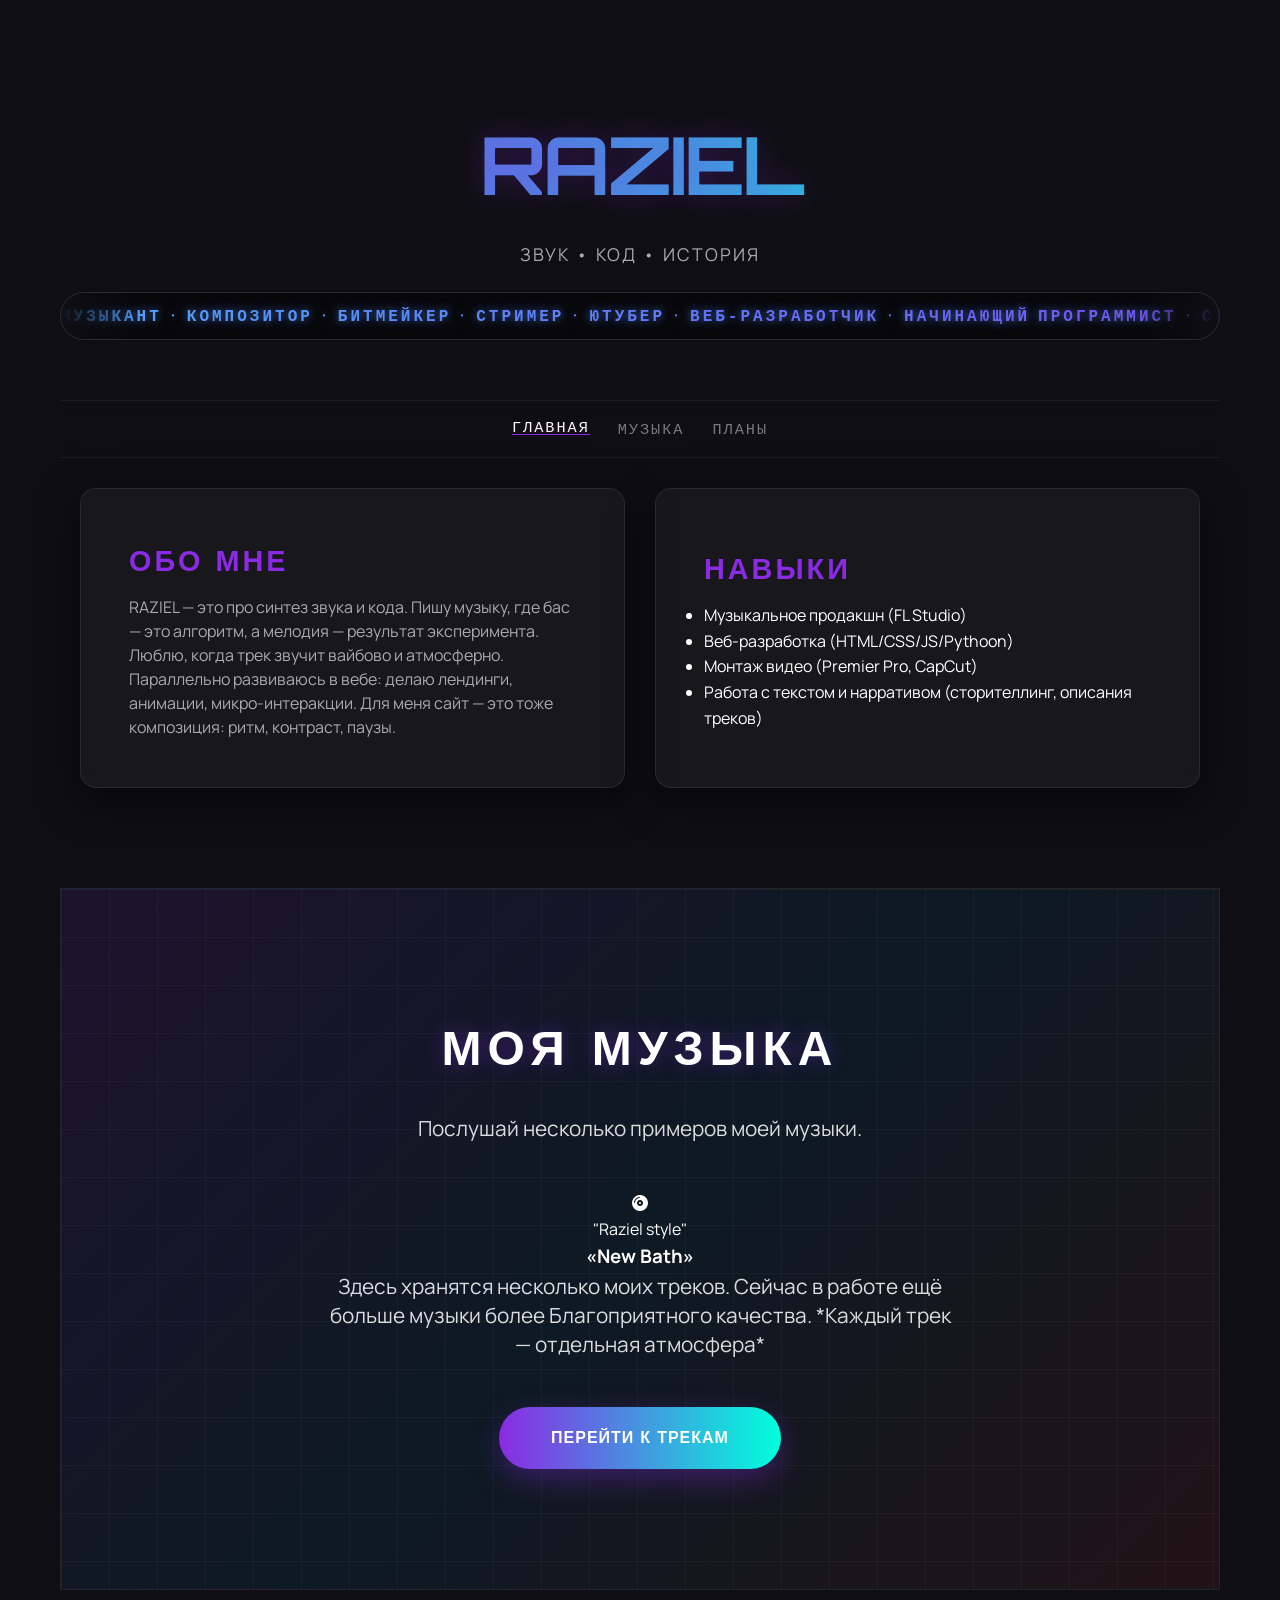
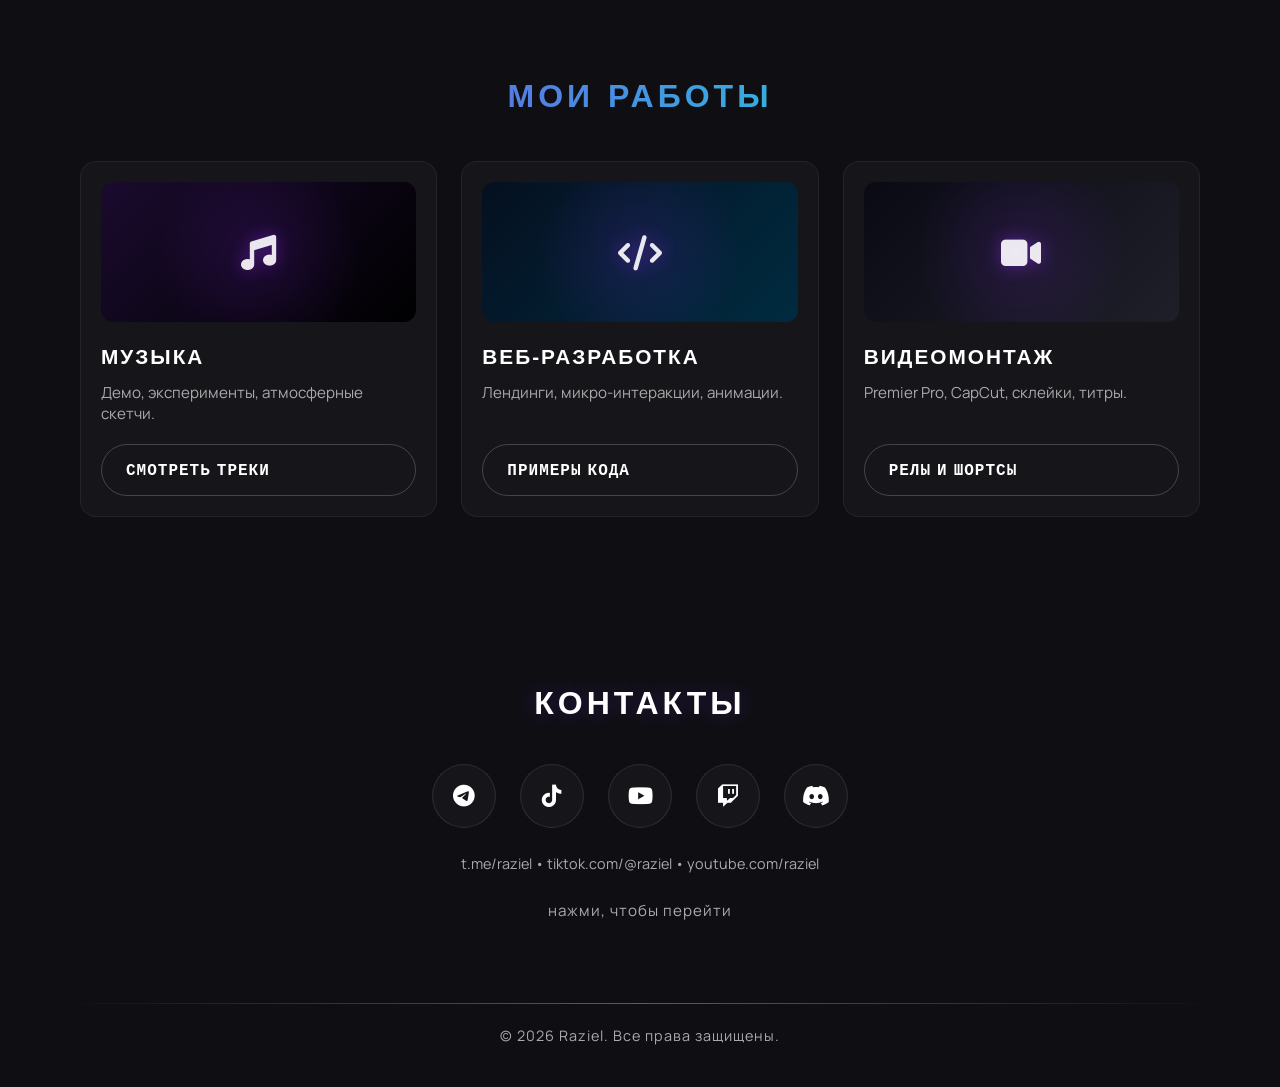
<file: index.html>
<!DOCTYPE html>
<html lang="ru">
  <head>
    <meta charset="UTF-8" />
    <meta name="viewport" content="width=device-width, initial-scale=1.0" />
    <title>RAZIEL — Техно-стиль</title>
    
    <link rel="stylesheet" href="css/style.css" />
    
    <link rel="preconnect" href="https://fonts.googleapis.com" />
    <link rel="preconnect" href="https://fonts.gstatic.com" crossorigin />
    <link href="https://fonts.googleapis.com/css2?family=Manrope:wght@400;600&family=Orbitron:wght@400;700;900&display=swap" rel="stylesheet" />
    
    <link rel="stylesheet" href="https://cdnjs.cloudflare.com/ajax/libs/font-awesome/6.4.0/css/all.min.css" />
  </head>
  <body>
    <!-- Фоновые формулы -->
    <div class="math-bg">
      <div class="math-formula">∫ f(x) dx = F(x) + C</div>
      <div class="math-formula">∇ ⋅ E = ρ / ε₀</div>
      <div class="math-formula">e^(iπ) + 1 = 0</div>
      <div class="math-formula">∑ n² = n(n+1)(2n+1)/6</div>
      <div class="math-formula">∂u/∂t = α ∇²u</div>
    </div>

    <main class="container">
      <header class="hero">
        <h1 class="raziel-title">RAZIEL</h1>
        <p class="tagline">звук • код • история</p>
        
        <div class="roles-marquee-wrapper">
          <div class="roles-marquee" aria-hidden="true">
            <div class="roles-content">
              музыкант • композитор • битмейкер • стример • ютубер • веб‑разработчик • начинающий программист • сторителлер • монтажёр •
            </div>
            <div class="roles-content">
              музыкант • композитор • битмейкер • стример • ютубер • веб‑разработчик • начинающий программист • сторителлер • монтажёр •
            </div>
          </div>
        </div>
      </header>

      <!-- Навигация  https://script.google.com/macros/s/AKfycbxEmUyTjowIGxTA4QsjHJLPKRZ6GbXgHZCcE11OE7oY2yb0FTH1g3TtLqAAR3-M69jN/exec-->
      <nav class="main-nav">
        <a href="index.html" class="nav-link active">Главная</a>
        <a href="music.html" class="nav-link">Музыка</a>
        <a href="plans.html" class="nav-link">Планы</a>
      </nav>


      <!-- Два новых блока в ряд: Обо мне и Навыки -->
      <section class="two-col-grid">
        <div class="block">
          <h2>Обо мне</h2>
          <p>RAZIEL — это про синтез звука и кода. Пишу музыку, где бас — это алгоритм, а мелодия — результат эксперимента. Люблю, когда трек звучит вайбово и атмосферно.</p>
          <p>Параллельно развиваюсь в вебе: делаю лендинги, анимации, микро‑интеракции. Для меня сайт — это тоже композиция: ритм, контраст, паузы.</p>
        </div>
        <div class="block">
          <h2>Навыки</h2>
          <ul class="skill-list">
            <li>Музыкальное продакшн (FL Studio)</li>
            <li>Веб‑разработка (HTML/CSS/JS/Pythoon)</li>
            <li>Монтаж видео (Premier Pro, CapCut)</li>
            <li>Работа с текстом и нарративом (сторителлинг, описания треков)</li>
          </ul>
        </div>
      </section>

      <!-- ОДИН музыкальный блок: широкий, высокий, в техно-стиле (теперь с превью релиза) -->
      <section class="music-full-width">
        <div class="music-content">
          <h2>Моя музыка</h2>
          <p class="music-subtitle">Послушай несколько примеров моей музыки.</p>

          <div class="track-teaser">
            <div class="teaser-cover">
              <div class="cover-placeholder">
                <i class="fas fa-compact-disc"></i>
              </div>
            </div>

            <div class="teaser-info">
              <span class="teaser-tag">"Raziel style"</span>
              <h3>«New Bath»</h3>
              <p>Здесь хранятся несколько моих треков. Сейчас в работе ещё больше музыки более Благоприятного качества. *Каждый трек — отдельная атмосфера*</p>
            </div>
          </div>

          <a href="music.html" class="btn music-btn">Перейти к трекам</a>
        </div>
      </section>
      <section class="works-grid">
  <h2 class="section-title-small">Мои работы</h2>
  <div class="grid-3">
    <article class="work-card">
      <div class="work-cover" style="background: linear-gradient(135deg, #1a0b2e, #000);">
        <i class="fas fa-music work-icon"></i>
      </div>
      <h3>Музыка</h3>
      <p>Демо, эксперименты, атмосферные скетчи.</p>
      <a href="music.html" class="btn-work">Смотреть треки</a>
    </article>

    <article class="work-card">
      <div class="work-cover" style="background: linear-gradient(135deg, #051020, #002b40);">
        <i class="fas fa-code work-icon"></i>
      </div>
      <h3>Веб‑разработка</h3>
      <p>Лендинги, микро‑интеракции, анимации.</p>
      <a href="code.html" class="btn-work">Примеры кода</a>
    </article>

    <article class="work-card">
      <div class="work-cover" style="background: linear-gradient(135deg, #0a0a15, #1f1f2a);">
        <i class="fas fa-video work-icon"></i>
      </div>
      <h3>Видеомонтаж</h3>
      <p>Premier Pro, CapCut, склейки, титры.</p>
      <a href="video.html" class="btn-work">Релы и шортсы</a>
    </article>
  </div>
</section>

      <!-- Контакты как отдельный блок с иконками + текстовыми ссылками -->
      <section class="card contacts">
        <h2>Контакты</h2>
        <div class="social-icons">
          <a href="https://t.me/Raziel_official_channel" title="Telegram" class="icon-btn tg"><i class="fab fa-telegram-plane"></i></a>
          <a href="tiktok.com/@x_raziel_x" title="TikTok" class="icon-btn tt"><i class="fab fa-tiktok"></i></a>
          <a href="https://www.youtube.com/@x-raziel-x" title="YouTube" class="icon-btn yt"><i class="fab fa-youtube"></i></a>
          <a href="twitch.tv/raziel_r1" title="Twitch" class="icon-btn tw"><i class="fab fa-twitch"></i></a>
          <a href="https://discord.gg/EHN33VmcW" title="Discord" class="icon-btn ds"><i class="fab fa-discord"></i></a>
        </div>

        <div class="social-text-links">
          <p style="text-align:center; color:var(--text-gray); margin-top:24px; font-size:0.9rem;">
            <a href="https://t.me/Raziel_official_channel" style="color:var(--text-gray); text-decoration:none;">t.me/raziel</a> •
            <a href="tiktok.com/@x_raziel_x" style="color:var(--text-gray); text-decoration:none;">tiktok.com/@raziel</a> •
            <a href="https://www.youtube.com/@x-raziel-x" style="color:var(--text-gray); text-decoration:none;">youtube.com/raziel</a>
          </p>
        </div>

        <p class="social-hint">нажми, чтобы перейти</p>
      </section>

      <footer>
        <div class="footer-line"></div>
        <p>&copy; 2026 Raziel. Все права защищены.</p>
      </footer>
    </main>
  </body>
</html>
</file>
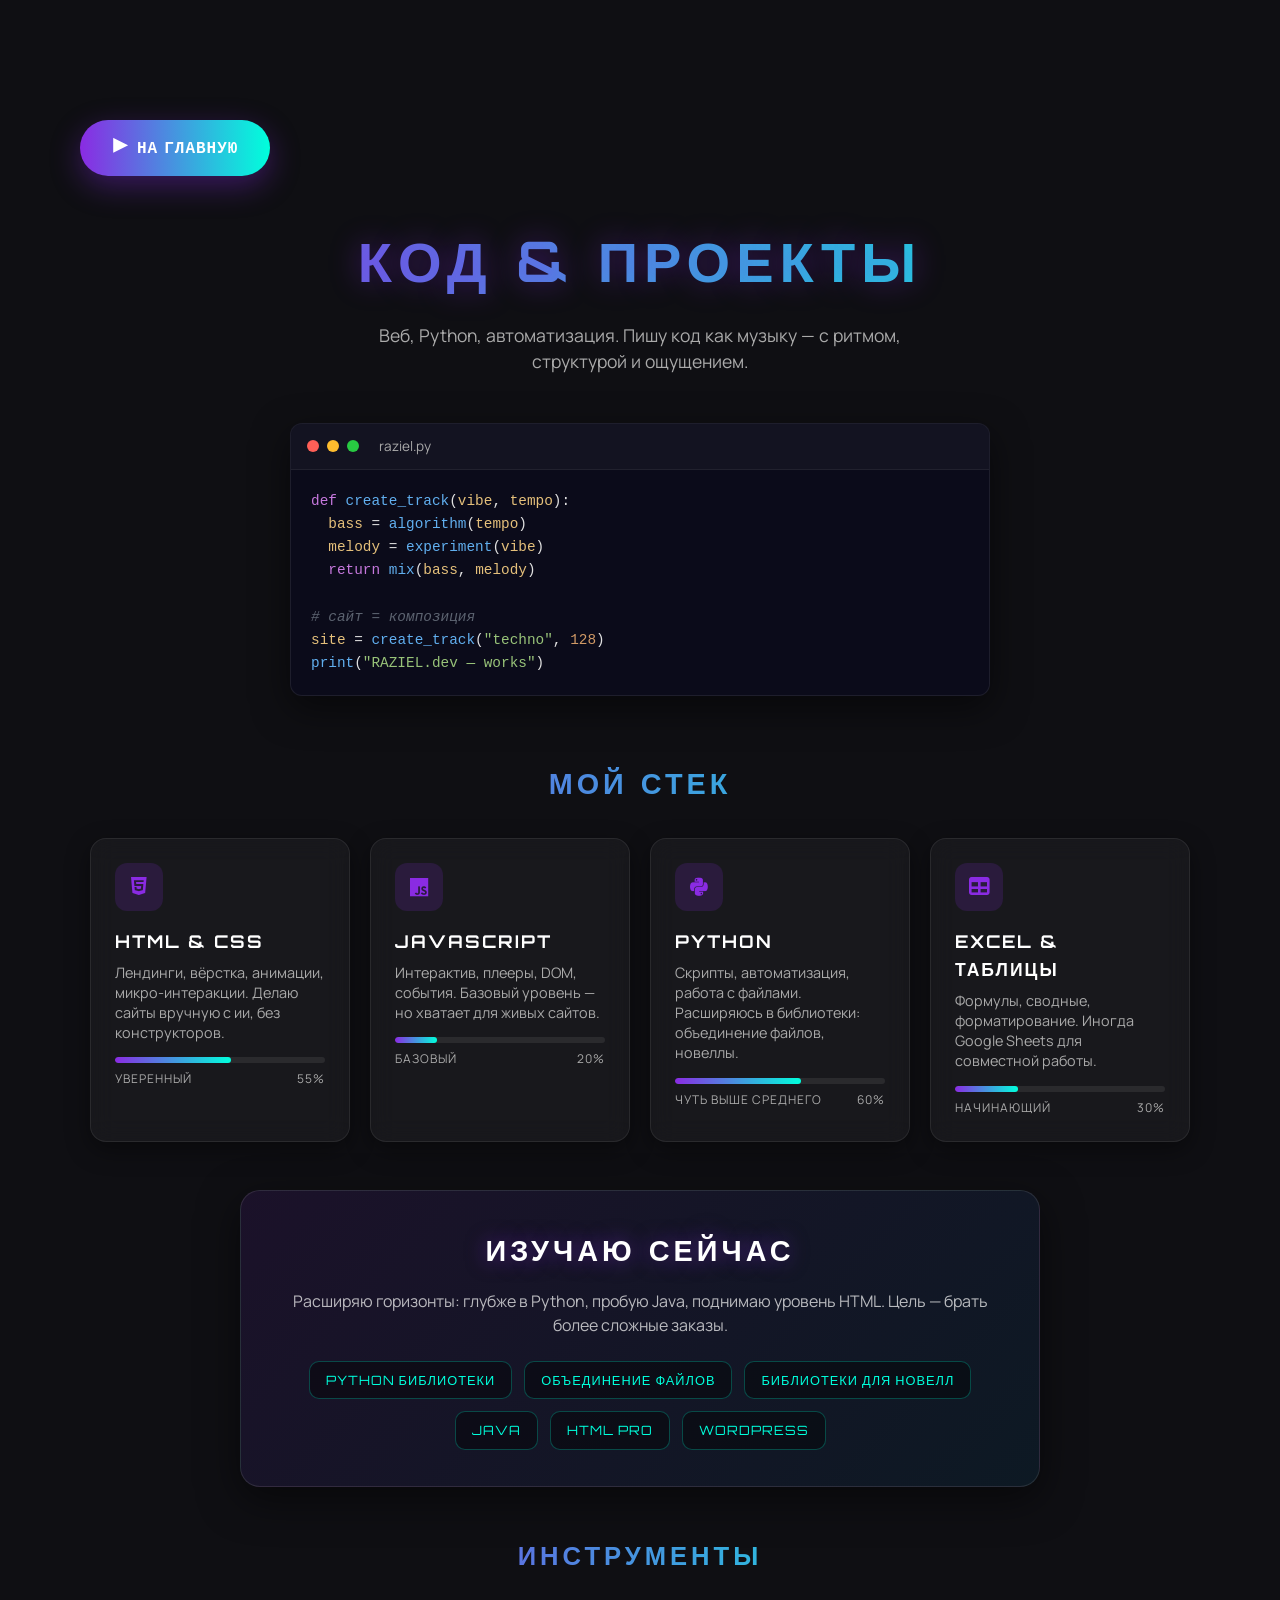
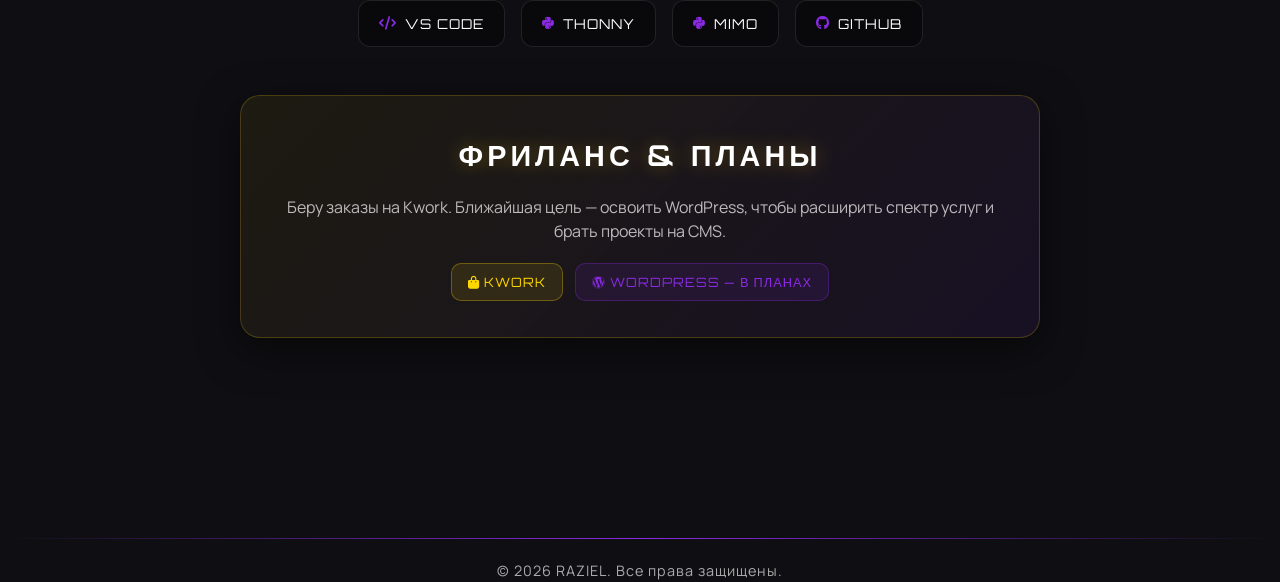
<file: code.html>
<!DOCTYPE html>
<html lang="ru">
  <head>
    <meta charset="UTF-8" />
    <meta name="viewport" content="width=device-width, initial-scale=1.0" />
    <title>Код и проекты | RAZIEL</title>

    <link rel="stylesheet" href="css/style.css" />

    <link rel="preconnect" href="https://fonts.googleapis.com" />
    <link rel="preconnect" href="https://fonts.gstatic.com" crossorigin />
    <link href="https://fonts.googleapis.com/css2?family=Manrope:wght@400;600&family=Orbitron:wght@400;700;900&display=swap" rel="stylesheet" />

    <link rel="stylesheet" href="https://cdnjs.cloudflare.com/ajax/libs/font-awesome/6.4.0/css/all.min.css" />

    <style>
      :root {
        --primary-purple: #8a2be3;
        --accent-cyan: #00ffdc;
        --text-gray: #aaa;
        --card-bg: rgba(255, 255, 255, 0.04);
        --gradient-main: linear-gradient(to right, var(--primary-purple), var(--accent-cyan));
        --code-bg: #0b0b1a;
      }

      .code-page-wrapper {
        max-width: 1200px;
        margin: 0 auto;
        padding: 80px 20px;
        min-height: 100vh;
        display: flex;
        flex-direction: column;
        align-items: center;
        position: relative;
        z-index: 2;
      }

      .back-btn-wrapper {
        align-self: flex-start;
        margin-bottom: 40px;
      }

      .back-btn {
        display: flex;
        align-items: center;
        justify-content: center;
        padding: 14px 32px;
        background: var(--gradient-main);
        color: #fff;
        text-decoration: none;
        border-radius: 50px;
        font-family: 'Orbitron', monospace;
        font-weight: 700;
        text-transform: uppercase;
        letter-spacing: 1px;
        box-shadow: 0 10px 30px rgba(138, 43, 239, 0.35);
        transition: all 0.3s cubic-bezier(0.25, 1, 0.5, 1);
        border: none;
        cursor: pointer;
      }

      .back-btn:hover {
        transform: translateY(-4px) scale(1.02);
        box-shadow: 0 16px 40px rgba(138, 43, 239, 0.55);
      }

      .back-icon {
        margin-right: 10px;
        font-size: 1.1rem;
        transform: rotate(180deg);
      }

      h1.code-title {
        font-family: 'Orbitron', sans-serif;
        font-size: 3.5rem;
        text-transform: uppercase;
        letter-spacing: 6px;
        margin-bottom: 16px;
        background: var(--gradient-main);
        -webkit-background-clip: text;
        -webkit-text-fill-color: transparent;
        text-fill-color: transparent;
        text-shadow: 0 0 30px rgba(138, 43, 239, 0.4);
        width: 100%;
        text-align: center;
      }

      .code-subtitle {
        color: var(--text-gray);
        font-family: 'Manrope', sans-serif;
        font-size: 1.1rem;
        max-width: 600px;
        text-align: center;
        line-height: 1.5;
      }

      /* --- Имитация код-блока (декоративный) --- */
      .code-snippet {
        width: 100%;
        max-width: 700px;
        margin-top: 48px;
        background: var(--code-bg);
        border: 1px solid rgba(255, 255, 255, 0.08);
        border-radius: 12px;
        overflow: hidden;
        box-shadow: 0 12px 36px rgba(0, 0, 0, 0.5);
      }

      .code-header {
        display: flex;
        align-items: center;
        gap: 8px;
        padding: 12px 16px;
        background: rgba(255, 255, 255, 0.03);
        border-bottom: 1px solid rgba(255, 255, 255, 0.06);
      }

      .code-dot {
        width: 12px;
        height: 12px;
        border-radius: 50%;
      }
      .code-dot.red { background: #ff5f57; }
      .code-dot.yellow { background: #ffbd2e; }
      .code-dot.green { background: #28ca42; }

      .code-filename {
        margin-left: 12px;
        font-family: 'Manrope', sans-serif;
        font-size: 0.85rem;
        color: var(--text-gray);
      }

      .code-body {
        padding: 20px;
        font-family: 'Courier New', monospace;
        font-size: 0.9rem;
        line-height: 1.6;
        color: #e0e0e0;
      }

      .code-body .kw { color: #c678dd; }
      .code-body .str { color: #98c379; }
      .code-body .fn { color: #61afef; }
      .code-body .var { color: #e5c07b; }
      .code-body .comment { color: #5c6370; font-style: italic; }
      .code-body .num { color: #d19a66; }

      /* --- Сетка навыков --- */
      .skills-section {
        width: 100%;
        max-width: 1100px;
        margin-top: 64px;
      }

      .skills-section h2 {
        font-family: 'Orbitron', sans-serif;
        font-size: 1.8rem;
        text-transform: uppercase;
        letter-spacing: 4px;
        color: #fff;
        text-align: center;
        margin-bottom: 32px;
        background: var(--gradient-main);
        -webkit-background-clip: text;
        -webkit-text-fill-color: transparent;
      }

      .skills-grid {
        display: grid;
        grid-template-columns: repeat(auto-fit, minmax(260px, 1fr));
        gap: 20px;
      }

      .skill-card {
        padding: 24px;
        border-radius: 16px;
        background: var(--card-bg);
        backdrop-filter: blur(12px);
        border: 1px solid rgba(255, 255, 255, 0.08);
        box-shadow: 0 8px 24px rgba(0, 0, 0, 0.4);
        transition: transform 0.3s ease, box-shadow 0.3s ease;
      }

      .skill-card:hover {
        transform: translateY(-6px);
        box-shadow: 0 16px 36px rgba(138, 43, 239, 0.2);
        border-color: rgba(138, 43, 239, 0.3);
      }

      .skill-card .skill-icon {
        width: 48px;
        height: 48px;
        background: rgba(138, 43, 239, 0.15);
        border-radius: 12px;
        display: flex;
        align-items: center;
        justify-content: center;
        color: var(--primary-purple);
        font-size: 1.3rem;
        margin-bottom: 16px;
      }

      .skill-card h3 {
        font-family: 'Orbitron', sans-serif;
        font-size: 1.1rem;
        font-weight: 700;
        text-transform: uppercase;
        letter-spacing: 2px;
        color: #fff;
        margin: 0 0 8px 0;
      }

      .skill-card p {
        color: var(--text-gray);
        font-family: 'Manrope', sans-serif;
        font-size: 0.9rem;
        line-height: 1.4;
        margin: 0;
      }

      /* --- Уровни --- */
      .level-bar {
        margin-top: 14px;
        height: 6px;
        background: rgba(255, 255, 255, 0.08);
        border-radius: 3px;
        overflow: hidden;
      }

      .level-fill {
        height: 100%;
        background: var(--gradient-main);
        border-radius: 3px;
        transition: width 0.6s ease;
      }

      .level-label {
        display: flex;
        justify-content: space-between;
        margin-top: 6px;
        font-family: 'Manrope', sans-serif;
        font-size: 0.75rem;
        color: var(--text-gray);
        text-transform: uppercase;
        letter-spacing: 1px;
      }

      /* --- Блок "Изучаю сейчас" --- */
      .learning-block {
        margin-top: 48px;
        width: 100%;
        max-width: 800px;
        padding: 36px;
        border-radius: 20px;
        background: linear-gradient(135deg, rgba(138, 43, 239, 0.1), rgba(0, 119, 182, 0.1));
        border: 1px solid rgba(255, 255, 255, 0.1);
        box-shadow: 0 12px 40px rgba(0, 0, 0, 0.5);
        text-align: center;
      }

      .learning-block h2 {
        font-family: 'Orbitron', sans-serif;
        font-size: 1.8rem;
        text-transform: uppercase;
        letter-spacing: 4px;
        color: #fff;
        margin: 0 0 16px 0;
        text-shadow: 0 0 20px rgba(138, 43, 239, 0.5);
      }

      .learning-block p {
        color: rgba(255, 255, 255, 0.7);
        font-family: 'Manrope', sans-serif;
        font-size: 1rem;
        margin: 0 0 24px 0;
        line-height: 1.5;
      }

      .learning-tags {
        display: flex;
        justify-content: center;
        gap: 12px;
        flex-wrap: wrap;
      }

      .learning-tag {
        background: rgba(0, 0, 0, 0.4);
        padding: 8px 16px;
        border-radius: 10px;
        font-family: 'Orbitron', sans-serif;
        font-size: 0.8rem;
        text-transform: uppercase;
        letter-spacing: 1px;
        color: var(--accent-cyan);
        border: 1px solid rgba(0, 255, 220, 0.25);
      }

      /* --- Блок инструментов --- */
      .tools-section {
        margin-top: 48px;
        width: 100%;
        max-width: 800px;
        text-align: center;
      }

      .tools-section h2 {
        font-family: 'Orbitron', sans-serif;
        font-size: 1.6rem;
        text-transform: uppercase;
        letter-spacing: 4px;
        color: #fff;
        margin-bottom: 24px;
        background: var(--gradient-main);
        -webkit-background-clip: text;
        -webkit-text-fill-color: transparent;
      }

      .tools-grid {
        display: flex;
        justify-content: center;
        gap: 16px;
        flex-wrap: wrap;
      }

      .tool-badge {
        display: inline-flex;
        align-items: center;
        gap: 8px;
        background: rgba(0, 0, 0, 0.4);
        padding: 12px 20px;
        border-radius: 12px;
        font-family: 'Orbitron', sans-serif;
        font-size: 0.85rem;
        text-transform: uppercase;
        letter-spacing: 1px;
        color: #fff;
        border: 1px solid rgba(255, 255, 255, 0.1);
        transition: all 0.3s ease;
      }

      .tool-badge:hover {
        border-color: var(--primary-purple);
        box-shadow: 0 0 16px rgba(138, 43, 239, 0.3);
        transform: translateY(-3px);
      }

      .tool-badge i {
        color: var(--primary-purple);
      }

      /* --- Блок фриланса (Kwork + WordPress) --- */
      .freelance-block {
        margin-top: 48px;
        width: 100%;
        max-width: 800px;
        padding: 36px;
        border-radius: 20px;
        background: linear-gradient(135deg, rgba(255, 215, 0, 0.06), rgba(138, 43, 239, 0.08));
        border: 1px solid rgba(255, 215, 0, 0.2);
        box-shadow: 0 12px 40px rgba(0, 0, 0, 0.5);
        text-align: center;
      }

      .freelance-block h2 {
        font-family: 'Orbitron', sans-serif;
        font-size: 1.8rem;
        text-transform: uppercase;
        letter-spacing: 4px;
        color: #fff;
        margin: 0 0 16px 0;
        text-shadow: 0 0 20px rgba(255, 215, 0, 0.3);
      }

      .freelance-block p {
        color: rgba(255, 255, 255, 0.7);
        font-family: 'Manrope', sans-serif;
        font-size: 1rem;
        margin: 0 0 20px 0;
        line-height: 1.5;
      }

      .freelance-tags {
        display: flex;
        justify-content: center;
        gap: 12px;
        flex-wrap: wrap;
      }

      .freelance-tag {
        background: rgba(255, 215, 0, 0.1);
        padding: 8px 16px;
        border-radius: 10px;
        font-family: 'Orbitron', sans-serif;
        font-size: 0.8rem;
        text-transform: uppercase;
        letter-spacing: 1px;
        color: #ffd700;
        border: 1px solid rgba(255, 215, 0, 0.3);
      }

      .freelance-tag.purple {
        background: rgba(138, 43, 239, 0.1);
        color: var(--primary-purple);
        border-color: rgba(138, 43, 239, 0.3);
      }

      @media (max-width: 768px) {
        .code-title { font-size: 2.5rem; }
        .skills-grid { grid-template-columns: 1fr; }
        .code-page-wrapper { padding: 40px 16px; }
      }
    </style>
  </head>
  <body>
    <!-- Фоновые формулы -->
    <div class="math-bg">
      <div class="math-formula">∫ f(x) dx = F(x) + C</div>
      <div class="math-formula">∇ ⋅ E = ρ / ε₀</div>
      <div class="math-formula">e^(iπ) + 1 = 0</div>
      <div class="math-formula">∑ n² = n(n+1)(2n+1)/6</div>
      <div class="math-formula">∂u/∂t = α ∇²u</div>
    </div>

    <main class="container">
      <div class="code-page-wrapper">
        <!-- Кнопка НАЗАД -->
        <div class="back-btn-wrapper">
          <a href="index.html" class="back-btn">
            <span class="back-icon">◀</span> На главную
          </a>
        </div>

        <h1 class="code-title">Код &amp; проекты</h1>
        <p class="code-subtitle">Веб, Python, автоматизация. Пишу код как музыку — с ритмом, структурой и ощущением.</p>

        <!-- Декоративный код-блок -->
        <div class="code-snippet">
          <div class="code-header">
            <div class="code-dot red"></div>
            <div class="code-dot yellow"></div>
            <div class="code-dot green"></div>
            <span class="code-filename">raziel.py</span>
          </div>
          <div class="code-body">
<span class="kw">def</span> <span class="fn">create_track</span>(<span class="var">vibe</span>, <span class="var">tempo</span>):<br>
&nbsp;&nbsp;<span class="var">bass</span> = <span class="fn">algorithm</span>(<span class="var">tempo</span>)<br>
&nbsp;&nbsp;<span class="var">melody</span> = <span class="fn">experiment</span>(<span class="var">vibe</span>)<br>
&nbsp;&nbsp;<span class="kw">return</span> <span class="fn">mix</span>(<span class="var">bass</span>, <span class="var">melody</span>)<br><br>
<span class="comment"># сайт = композиция</span><br>
<span class="var">site</span> = <span class="fn">create_track</span>(<span class="str">"techno"</span>, <span class="num">128</span>)<br>
<span class="fn">print</span>(<span class="str">"RAZIEL.dev — works"</span>)
          </div>
        </div>

        <!-- Текущий стек -->
        <section class="skills-section">
          <h2>Мой стек</h2>
          <div class="skills-grid">
            <!-- HTML/CSS -->
            <article class="skill-card">
              <div class="skill-icon"><i class="fab fa-html5"></i></div>
              <h3>HTML &amp; CSS</h3>
              <p>Лендинги, вёрстка, анимации, микро‑интеракции. Делаю сайты вручную с ии, без конструкторов.</p>
              <div class="level-bar"><div class="level-fill" style="width: 55%;"></div></div>
              <div class="level-label"><span>Уверенный</span><span>55%</span></div>
            </article>

            <!-- JavaScript -->
            <article class="skill-card">
              <div class="skill-icon"><i class="fab fa-js"></i></div>
              <h3>JavaScript</h3>
              <p>Интерактив, плееры, DOM, события. Базовый уровень — но хватает для живых сайтов.</p>
              <div class="level-bar"><div class="level-fill" style="width: 20%;"></div></div>
              <div class="level-label"><span>Базовый</span><span>20%</span></div>
            </article>

            <!-- Python -->
            <article class="skill-card">
              <div class="skill-icon"><i class="fab fa-python"></i></div>
              <h3>Python</h3>
              <p>Скрипты, автоматизация, работа с файлами. Расширяюсь в библиотеки: объединение файлов, новеллы.</p>
              <div class="level-bar"><div class="level-fill" style="width: 60%;"></div></div>
              <div class="level-label"><span>чуть выше среднего</span><span>60%</span></div>
            </article>

            <!-- Excel / Google Sheets -->
            <article class="skill-card">
              <div class="skill-icon"><i class="fas fa-table"></i></div>
              <h3>Excel &amp; Таблицы</h3>
              <p>Формулы, сводные, форматирование. Иногда Google Sheets для совместной работы.</p>
              <div class="level-bar"><div class="level-fill" style="width: 30%;"></div></div>
              <div class="level-label"><span>Начинающий</span><span>30%</span></div>
            </article>
          </div>
        </section>

        <!-- Изучаю сейчас -->
        <section class="learning-block">
          <h2>Изучаю сейчас</h2>
          <p>Расширяю горизонты: глубже в Python, пробую Java, поднимаю уровень HTML. Цель — брать более сложные заказы.</p>
          <div class="learning-tags">
            <span class="learning-tag">Python библиотеки</span>
            <span class="learning-tag">Объединение файлов</span>
            <span class="learning-tag">Библиотеки для новелл</span>
            <span class="learning-tag">Java</span>
            <span class="learning-tag">HTML Pro</span>
            <span class="learning-tag">WordPress</span>
          </div>
        </section>

        <!-- Инструменты -->
        <section class="tools-section">
          <h2>Инструменты</h2>
          <div class="tools-grid">
            <span class="tool-badge"><i class="fas fa-code"></i> VS Code</span>
            <span class="tool-badge"><i class="fab fa-python"></i> Thonny</span>
            <span class="tool-badge"><i class="fab fa-python"></i> Mimo</span>
            <span class="tool-badge"><i class="fab fa-github"></i> GitHub</span>
          </div>
        </section>

        <!-- Фриланс -->
        <section class="freelance-block">
          <h2>Фриланс &amp; планы</h2>
          <p>Беру заказы на Kwork. Ближайшая цель — освоить WordPress, чтобы расширить спектр услуг и брать проекты на CMS.</p>
          <div class="freelance-tags">
            <span class="freelance-tag"><i class="fas fa-shopping-bag"></i> Kwork</span>
            <span class="freelance-tag purple"><i class="fab fa-wordpress"></i> WordPress — в планах</span>
          </div>
        </section>
      </div>
    </main>

    <footer>
      <div class="footer-line"></div>
      <p>&copy; 2026 RAZIEL. Все права защищены.</p>
    </footer>
  </body>
</html>
</file>
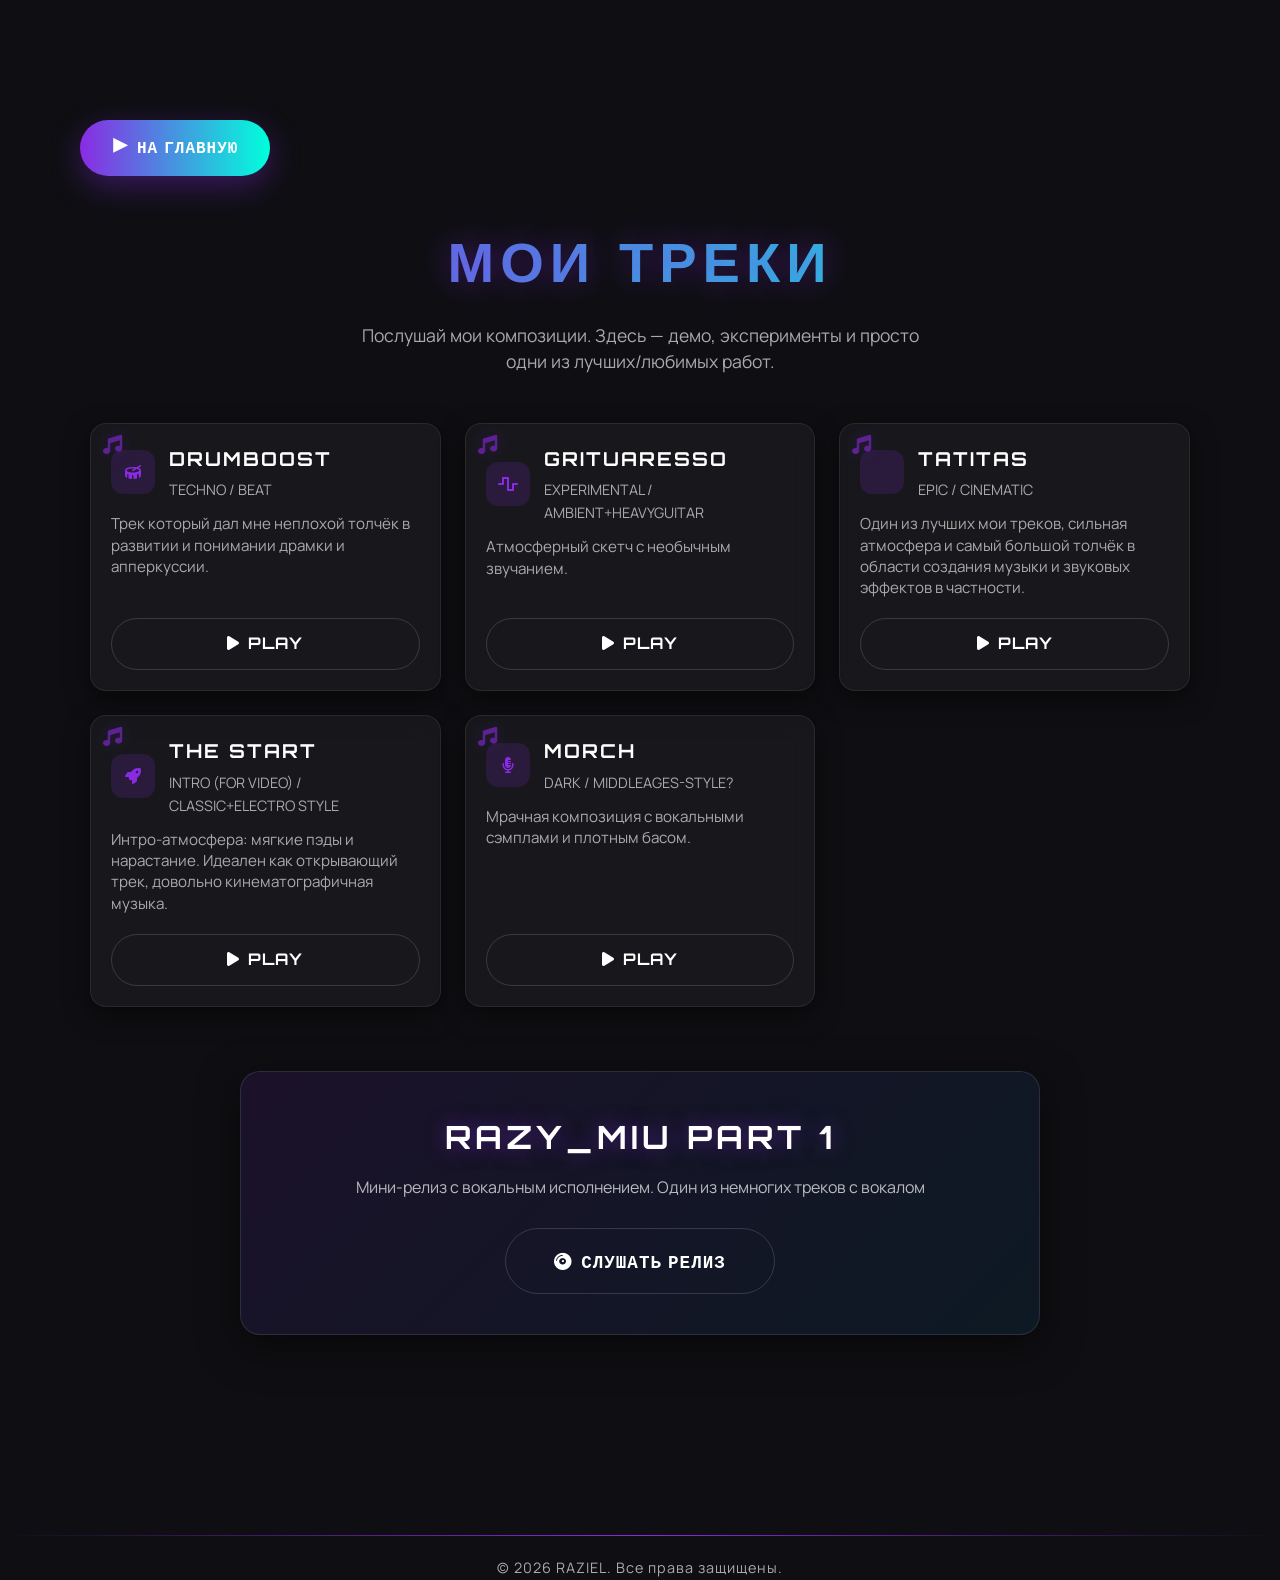
<file: music.html>
<!DOCTYPE html>
<html lang="ru">
<head>
  <meta charset="UTF-8" />
  <meta name="viewport" content="width=device-width, initial-scale=1.0">
  <title>Моя музыка | RAZIEL</title>
  <link rel="stylesheet" href="css/style.css" />
  <link rel="preconnect" href="https://fonts.googleapis.com" />
  <link rel="preconnect" href="https://fonts.gstatic.com" crossorigin />
  <link href="https://fonts.googleapis.com/css2?family=Manrope:wght@400;600&family=Orbitron:wght@400;700;900&display=swap" rel="stylesheet" />
  <link rel="stylesheet" href="https://cdnjs.cloudflare.com/ajax/libs/font-awesome/6.4.0/css/all.min.css" />
  
  <style>
    .music-page-wrapper {
      max-width: 1200px;
      margin: 0 auto;
      padding: 80px 20px;
      min-height: 100vh;
      display: flex;
      flex-direction: column;
      align-items: center;
      position: relative;
      z-index: 2;
    }

    .mini-player {
    position: fixed;
    bottom: 20px;
    left: 50%;
    transform: translateX(-50%);
    display: flex;
    align-items: center;
    gap: 16px;
    background: rgba(0, 0, 0, 0.75);
    backdrop-filter: blur(12px);
    padding: 10px 16px;
    border-radius: 50px;
    border: 1px solid rgba(255, 255, 255, 0.1);
    box-shadow: 0 12px 40px rgba(0, 0, 0, 0.6);
    z-index: 100;
    width: fit-content;
    opacity: 0;
    visibility: hidden;
    transition: all 0.3s ease;
  }

  .mini-player.active {
    opacity: 1;
    visibility: visible;
  }

  .player-cover {
    width: 44px;
    height: 44px;
    background: rgba(138, 43, 239, 0.15);
    border-radius: 12px;
    display: flex;
    align-items: center;
    justify-content: center;
    color: #8a2be3;
  }

  .player-info {
    display: flex;
    flex-direction: column;
    text-align: left;
  }

  .player-track {
    font-family: 'Orbitron', sans-serif;
    font-size: 0.9rem;
    font-weight: 700;
    text-transform: uppercase;
    letter-spacing: 1px;
    color: #fff;
  }

  .player-artist {
    font-family: 'Manrope', sans-serif;
    font-size: 0.8rem;
    color: #aaa;
  }

  .player-btn {
    width: 42px;
    height: 42px;
    background: #8a2be3;
    border: none;
    border-radius: 50%;
    color: #fff;
    cursor: pointer;
    display: flex;
    align-items: center;
    justify-content: center;
    box-shadow: 0 4px 12px rgba(138, 43, 239, 0.4);
    transition: transform 0.2s, box-shadow 0.2s;
  }

  .player-btn:hover {
    transform: scale(1.05);
    box-shadow: 0 6px 18px rgba(138, 43, 239, 0.6);
  }

  .player-btn.paused {
    background: #551a8b;
  }

    .back-btn-wrapper {
      align-self: flex-start;
      margin-bottom: 40px;
    }

    .back-btn {
      display: flex;
      align-items: center;
      justify-content: center;
      padding: 14px 32px;
      background: var(--gradient-main); /* это уже у тебя есть */
      box-shadow: 0 10px 30px rgba(138, 43, 239, 0.35);
      color: #fff;
      text-decoration: none;
      border-radius: 50px;
      font-family: 'Orbitron', monospace;
      font-weight: 700;
      text-transform: uppercase;
      letter-spacing: 1px;
      transition: all 0.3s cubic-bezier(0.25, 1, 0.5, 1);
      position: relative;
      overflow: hidden;
      border: none;
      cursor: pointer;
    }

    .back-btn::before {
      content: '';
      position: absolute;
      top: 0; left: 0; right: 0; bottom: 0;
      background: rgba(255, 255, 255, 0.1);
      opacity: 0;
      transition: opacity 0.3s;
    }

    .back-btn:hover {
      transform: translateY(-4px) scale(1.02);
      box-shadow: 0 16px 40px rgba(138, 43, 239, 0.55);
    }

    .back-btn:hover::before { opacity: 1; }

    .back-icon {
      margin-right: 10px;
      font-size: 1.1rem;
      transform: rotate(180deg);
    }

    h1.music-title {
      font-family: 'Orbitron', sans-serif;
      font-size: 3.5rem;
      text-transform: uppercase;
      letter-spacing: 6px;
      margin-bottom: 16px;
      background: var(--gradient-main);
      -webkit-background-clip: text;
      -webkit-text-fill-color: transparent;
      text-fill-color: transparent;
      text-shadow: 0 0 30px rgba(138, 43, 239, 0.4);
      width: 100%;
      text-align: center;
    }

    .music-subtitle {
      color: var(--text-gray);
      font-family: 'Manrope', sans-serif;
      font-size: 1.1rem;
      max-width: 600px;
      text-align: center;
      line-height: 1.5;
    }

    .tracks-grid {
      display: grid;
      grid-template-columns: repeat(auto-fit, minmax(300px, 1fr));
      gap: 24px;
      width: 100%;
      max-width: 1100px;
      margin-top: 48px;
    }

    .track-card {
      padding: 20px;
      border-radius: 16px;
      background: var(--card-bg);
      backdrop-filter: blur(12px);
      border: 1px solid rgba(255, 255, 255, 0.08);
      box-shadow: 0 8px 24px rgba(0, 0, 0, 0.5);
      display: flex;
      flex-direction: column;
      transition: transform 0.3s ease, box-shadow 0.3s ease;
      position: relative;
      overflow: hidden;
    }

    .track-card:hover {
      transform: translateY(-6px);
      box-shadow: 0 16px 36px rgba(138, 43, 239, 0.2);
    }

    /* Нотка слева сверху */
    .track-note-icon {
      position: absolute;
      top: 12px;
      left: 12px;
      color: var(--primary-purple);
      font-size: 1.2rem;
      opacity: 0.6;
      pointer-events: none;
      z-index: 3;
      filter: drop-shadow(0 0 8px rgba(138, 43, 239, 0.4));
    }

    .track-header {
      display: flex;
      align-items: center;
      margin-bottom: 12px;
      position: relative;
      z-index: 2;
    }

    .track-icon {
      width: 44px;
      height: 44px;
      background: rgba(138, 43, 239, 0.15);
      border-radius: 12px;
      display: flex;
      align-items: center;
      justify-content: center;
      color: var(--primary-purple);
      margin-right: 14px;
      flex-shrink: 0;
    }

    .track-name {
      font-family: 'Orbitron', sans-serif;
      font-size: 1.2rem;
      font-weight: 700;
      text-transform: uppercase;
      letter-spacing: 2px;
      color: #fff;
    }

    .track-genre {
      font-family: 'Manrope', sans-serif;
      font-size: 0.9rem;
      color: var(--text-gray);
      text-transform: uppercase;
      margin-top: 4px;
    }

    .track-desc {
      color: var(--text-gray);
      font-family: 'Manrope', sans-serif;
      font-size: 0.95rem;
      line-height: 1.4;
      margin-bottom: 20px;
      flex-grow: 1;
    }

    .play-btn {
      display: inline-flex;
      align-items: center;
      justify-content: center;
      padding: 12px 28px;
      background: transparent;
      border: 1px solid rgba(255, 255, 255, 0.15);
      color: #fff;
      text-decoration: none;
      border-radius: 999px;
      font-family: 'Orbitron', monospace;
      font-weight: 700;
      text-transform: uppercase;
      letter-spacing: 1px;
      transition: all 0.3s cubic-bezier(0.25, 1, 0.5, 1);
      position: relative;
      overflow: hidden;
    }

    .play-btn span {
      margin-right: 8px;
      display: block;
    }

    .play-btn:hover {
      border-color: var(--primary-purple);
      background: rgba(138, 43, 239, 0.12);
      color: #fff;
      box-shadow: 0 0 20px rgba(138, 43, 239, 0.4);
    }

    .play-btn.playing {
      background: var(--primary-purple);
      border-color: var(--primary-purple);
      color: #fff;
      box-shadow: 0 0 24px rgba(138, 43, 239, 0.6);
    }

    .featured-block {
      margin-top: 64px;
      width: 100%;
      max-width: 800px;
      padding: 40px;
      border-radius: 20px;
      background: linear-gradient(135deg, rgba(138, 43, 239, 0.1), rgba(0, 119, 182, 0.1));
      border: 1px solid rgba(255, 255, 255, 0.1);
      box-shadow: 0 12px 40px rgba(0, 0, 0, 0.5);
      text-align: center;
      position: relative;
      overflow: hidden;
    }

    .featured-title {
      font-family: 'Orbitron', sans-serif;
      font-size: 2rem;
      text-transform: uppercase;
      letter-spacing: 4px;
      margin: 0 0 12px 0;
      color: #fff;
      text-shadow: 0 0 20px rgba(138, 43, 239, 0.5);
    }

    .featured-subtitle {
      color: rgba(255,255,255,0.7);
      font-family: 'Manrope', sans-serif;
      font-size: 1rem;
      margin-bottom: 28px;
    }

    .featured-play-btn {
      padding: 18px 48px;
      font-size: 1.1rem;
    }

    @media (max-width: 768px) {
      .tracks-grid { grid-template-columns: 1fr; }
      .music-title { font-size: 2.5rem; }
    }
  </style>
</head>
<body>

  <!-- Фоновые формулы (как на главной) -->
  <div class="math-bg">
    <div class="math-formula">∫ f(x) dx = F(x) + C</div>
    <div class="math-formula">∇ ⋅ E = ρ / ε₀</div>
    <div class="math-formula">e^(iπ) + 1 = 0</div>
    <div class="math-formula">∑ n² = n(n+1)(2n+1)/6</div>
    <div class="math-formula">∂u/∂t = α ∇²u</div>
  </div>

  <main class="container">
    <div class="music-page-wrapper">
      
      <!-- Кнопка НАЗАД -->
      <div class="back-btn-wrapper">
        <a href="index.html" class="back-btn">
          <span class="back-icon">◀</span> На главную
        </a>
      </div>

      <h1 class="music-title">Мои треки</h1>
      <p class="music-subtitle">Послушай мои композиции. Здесь — демо, эксперименты и просто одни из лучших/любимых работ.</p>

      <!-- Сетка обычных треков -->
      <section class="tracks-grid">
        <!-- drumboost -->
        <article class="track-card">
          <i class="fas fa-music track-note-icon"></i>
          <div class="track-header">
            <div class="track-icon"><i class="fas fa-drum"></i></div>
            <div>
              <div class="track-name">Drumboost</div>
              <div class="track-genre">Techno / Beat</div>
            </div>
          </div>
          <p class="track-desc">Трек который дал мне неплохой толчёк в развитии и понимании драмки и апперкуссии.</p>
          <a href="#" class="play-btn play-trigger" data-src="audio/drumboost.wav">
            <span><i class="fas fa-play"></i></span> Play
          </a>
        </article>

        <!-- grituaresso -->
        <article class="track-card">
          <i class="fas fa-music track-note-icon"></i>
          <div class="track-header">
            <div class="track-icon"><i class="fas fa-wave-square"></i></div>
            <div>
              <div class="track-name">Grituaresso</div>
              <div class="track-genre">Experimental / Ambient+HeavyGuitar</div>
            </div>
          </div>
          <p class="track-desc">Атмосферный скетч с необычным звучанием.</p>
          <a href="#" class="play-btn play-trigger" data-src="audio/grituaresso.wav">
            <span><i class="fas fa-play"></i></span> Play
          </a>
        </article>

        <!-- tatitas -->
        <article class="track-card">
          <i class="fas fa-music track-note-icon"></i>
          <div class="track-header">
            <div class="track-icon"><i class="fas fa-notes"></i></div>
            <div>
              <div class="track-name">Tatitas</div>
              <div class="track-genre">Epic / cinematic</div>
            </div>
          </div>
          <p class="track-desc">Один из лучших мои треков, сильная атмосфера и самый большой толчёк в области создания музыки и звуковых эффектов в частности.</p>
          <a href="#" class="play-btn play-trigger" data-src="audio/tatitas.wav">
            <span><i class="fas fa-play"></i></span> Play
          </a>
        </article>

        <!-- The_start -->
        <article class="track-card">
          <i class="fas fa-music track-note-icon"></i>
          <div class="track-header">
            <div class="track-icon"><i class="fas fa-rocket"></i></div>
            <div>
              <div class="track-name">The Start</div>
              <div class="track-genre">Intro (for video) / Classic+electro style</div>
            </div>
          </div>
          <p class="track-desc">Интро‑атмосфера: мягкие пэды и нарастание. Идеален как открывающий трек, довольно кинематографичная музыка.</p>
          <a href="#" class="play-btn play-trigger" data-src="audio/The_start.wav">
            <span><i class="fas fa-play"></i></span> Play
          </a>
        </article>

        <!-- morch -->
        <article class="track-card">
          <i class="fas fa-music track-note-icon"></i>
          <div class="track-header">
            <div class="track-icon"><i class="fas fa-microphone-alt"></i></div>
            <div>
              <div class="track-name">Morch</div>
              <div class="track-genre">Dark / MiddleAges-style?</div>
            </div>
          </div>
          <p class="track-desc">Мрачная композиция с вокальными сэмплами и плотным басом.</p>
          <a href="#" class="play-btn play-trigger" data-src="audio/morch.wav">
            <span><i class="fas fa-play"></i></span> Play
          </a>
        </article>
      </section>

      <!-- Особый блок для Razy_Miu_part1 -->
      <section class="featured-block">
        <h2 class="featured-title">Razy_Miu Part 1</h2>
        <p class="featured-subtitle">Мини‑релиз с вокальным исполнением. Один из немногих треков с вокалом</p>
        <a href="#" class="play-btn featured-play-btn play-trigger" data-src="audio/Razy_Miu_part1.mp3">
          <span><i class="fas fa-compact-disc"></i></span> Слушать релиз
        </a>
      </section>
    </div>

      <div class="mini-player" id="miniPlayer">
    <div class="player-cover">
      <i class="fas fa-compact-disc"></i>
    </div>
    <div class="player-info">
      <span class="player-track">Не играет</span>
      <span class="player-artist">RAZIEL</span>
    </div>
    <button class="player-btn" id="playerPlayBtn">
      <i class="fas fa-play"></i>
    </button>
  </div>

  </main>

  <footer>
    <div class="footer-line"></div>
    <p>&copy; 2026 RAZIEL. Все права защищены.</p>
  </footer>

  <!-- Скрипт для воспроизведения -->
  <script>
const audio = new Audio();
let isPlaying = false;
const miniPlayer = document.getElementById('miniPlayer');
const playerTrackEl = miniPlayer.querySelector('.player-track');
const playerBtn = document.getElementById('playerPlayBtn');
const btnIcon = playerBtn.querySelector('i');

document.querySelectorAll('.play-trigger').forEach(btn => {
  btn.addEventListener('click', (e) => {
    e.preventDefault();
    const src = btn.getAttribute('data-src');
    const trackName = btn.closest('.track-card').querySelector('.track-name').textContent;
    const isThisBtnPlaying = btn.classList.contains('playing');

    if (isThisBtnPlaying) {
      audio.pause();
      updateButton(btn, false);
      toggleMiniPlayer(false);
      isPlaying = false;
      return;
    }

    if (isPlaying) {
      const currentlyPlayingBtn = document.querySelector('.play-trigger.playing');
      if (currentlyPlayingBtn) updateButton(currentlyPlayingBtn, false);
      audio.pause();
      audio.currentTime = 0;
    }

    audio.src = src;
    playerTrackEl.textContent = trackName;
    toggleMiniPlayer(true);

    audio.play().catch(error => {
      console.error('Ошибка воспроизведения:', error);
      alert('Не удалось воспроизвести трек. Проверь путь к файлу и формат.');
    });

    updateButton(btn, true);
    isPlaying = true;
    btnIcon.classList.remove('fa-play');
    btnIcon.classList.add('fa-pause');
  });
});

function updateButton(btn, isPlaying) {
  if (isPlaying) {
    btn.innerHTML = '<span><i class="fas fa-pause"></i></span> Pause';
    btn.classList.add('playing');
  } else {
    btn.innerHTML = '<span><i class="fas fa-play"></i></span> Play';
    btn.classList.remove('playing');
  }
}

function toggleMiniPlayer(show) {
  if (show) {
    miniPlayer.classList.add('active');
  } else {
    miniPlayer.classList.remove('active');
  }
}

audio.addEventListener('ended', () => {
  const playingBtn = document.querySelector('.play-trigger.playing');
  if (playingBtn) updateButton(playingBtn, false);
  toggleMiniPlayer(false);
  isPlaying = false;
  btnIcon.classList.remove('fa-pause');
  btnIcon.classList.add('fa-play');
});

// Клик по кнопке мини‑плеера
playerBtn.addEventListener('click', () => {
  if (!isPlaying) return;
  if (audio.paused) {
    audio.play();
    btnIcon.classList.remove('fa-pause');
    btnIcon.classList.add('fa-play');
  } else {
    audio.pause();
    btnIcon.classList.remove('fa-play');
    btnIcon.classList.add('fa-pause');
  }
});

  </script>
</body>
</html>
</file>
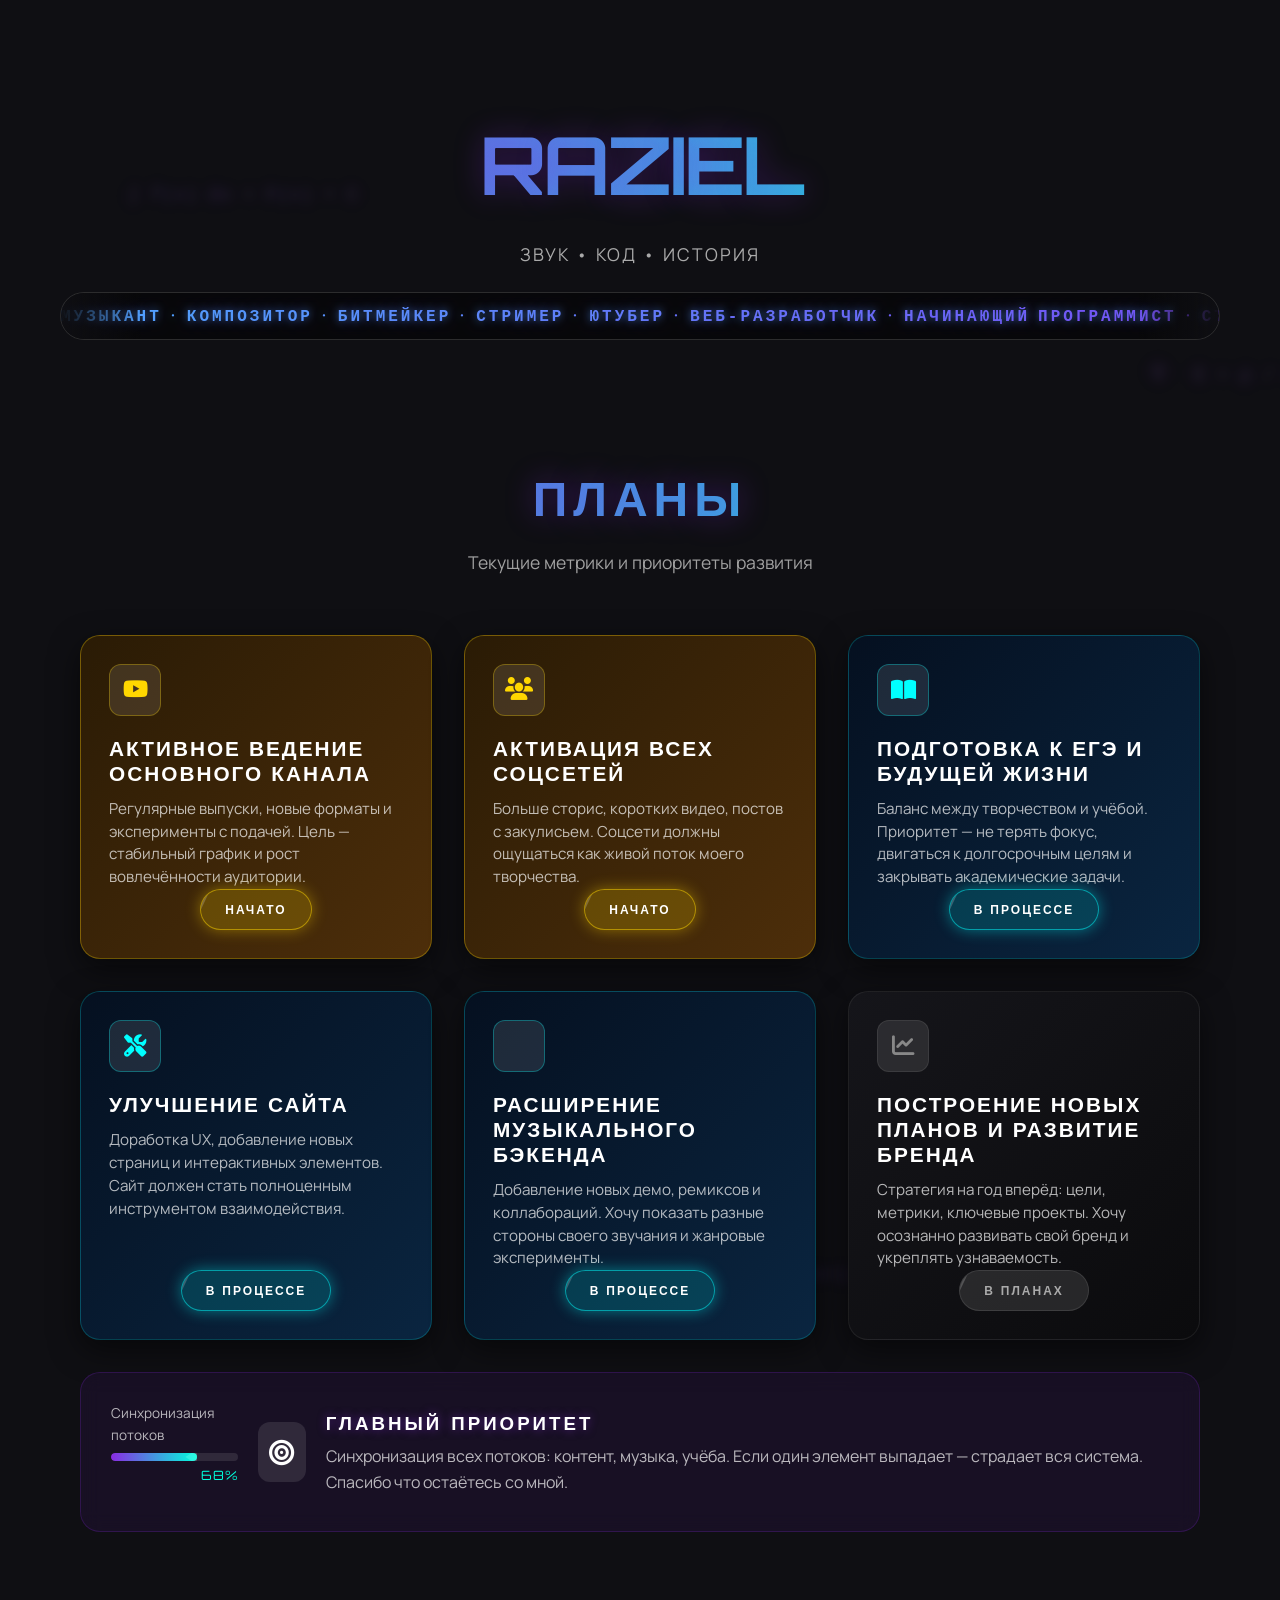
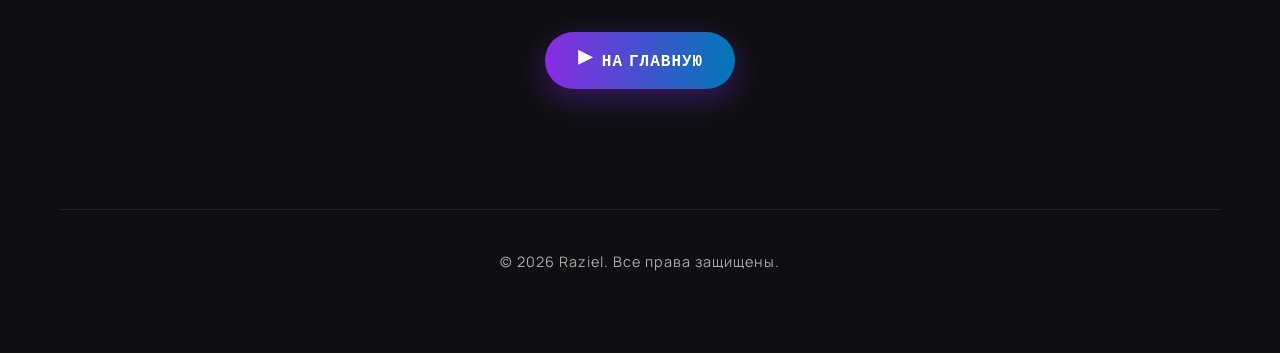
<file: plans.html>
<!DOCTYPE html>
<html lang="ru">
  <head>
    <meta charset="UTF-8" />
    <meta name="viewport" content="width=device-width, initial-scale=1.0" />
    <title>Планы | RAZIEL</title>

    <link rel="stylesheet" href="css/style.css" />

    <link rel="preconnect" href="https://fonts.googleapis.com" />
    <link rel="preconnect" href="https://fonts.gstatic.com" crossorigin />
    <link href="https://fonts.googleapis.com/css2?family=Manrope:wght@400;600&family=Orbitron:wght@400;700;900&display=swap" rel="stylesheet" />

    <link rel="stylesheet" href="https://cdnjs.cloudflare.com/ajax/libs/font-awesome/6.4.0/css/all.min.css" />

    <style>
      /* --- Базовые настройки --- */
      body {
        margin: 0;
        padding: 0;
        background-color: 15, 15, 19, 0.6;
        color: #fff;
      }

      .plans-wrapper {
        max-width: 1200px;
        margin: 0 auto;
        padding: 60px 20px;
      }

      .plans-header {
        text-align: center;
        margin-bottom: 60px;
      }

      .section-title {
        font-family: 'Orbitron', sans-serif;
        font-size: 3rem;
        text-transform: uppercase;
        letter-spacing: 6px;
        margin: 0 0 12px 0;
        background: linear-gradient(to right, #8a2be3, #00ffdc);
        -webkit-background-clip: text;
        -webkit-text-fill-color: transparent;
        text-fill-color: transparent;
        text-shadow: 0 0 30px rgba(138, 43, 239, 0.4);
      }

      .section-subtitle {
        color: #a0a0a0;
        font-family: 'Manrope', sans-serif;
        font-size: 1.1rem;
        max-width: 600px;
        margin: 0 auto;
        line-height: 1.5;
      }

      /* --- Сетка --- */
      .plans-grid {
        display: grid;
        grid-template-columns: repeat(auto-fit, minmax(300px, 1fr));
        gap: 32px;
      }

      /* --- Карточки (Базовый стиль) --- */
      .plan-card {
        padding: 28px;
        border-radius: 20px;
        border: 1px solid rgba(255, 255, 255, 0.05);
        box-shadow: 0 10px 30px rgba(0, 0, 0, 0.5);
        position: relative;
        overflow: hidden;
        display: flex;
        flex-direction: column;
        transition: all 0.4s cubic-bezier(0.25, 1, 0.5, 1);
        backdrop-filter: blur(5px);
      }
      .progress-bar-wrapper {
        margin-bottom: 16px;
      }

      .progress-label {
        font-family: 'Manrope', sans-serif;
        font-size: 0.85rem;
        color: rgba(255,255,255,0.7);
        margin-bottom: 6px;
      }

      .progress-bar {
        height: 8px;
        background: rgba(255, 255, 255, 0.1);
        border-radius: 4px;
        overflow: hidden;
        position: relative;
      }

      .progress-fill {
        height: 100%;
        background: linear-gradient(90deg, #8a2be3, #00ffdc);
        border-radius: 4px;
        position: relative;
      }

      .progress-fill::after {
        content: '';
        position: absolute;
        right: 0;
        top: -4px; bottom: -4px;
        width: 12px;
        background: rgba(255,255,255,0.15);
        clip-path: polygon(100% 0, 100% 100%, 0 50%);
      }

      .progress-value {
        float: right;
        font-family: 'Orbitron', sans-serif;
        font-size: 0.8rem;
        color: #00ffdc;
        text-transform: uppercase;
        letter-spacing: 1px;
        margin-top: 4px;
      }

      /* --- Цветовые темы для статусов (ГЛАВНОЕ ИЗМЕНЕНИЕ) --- */
      
      /* НАЧАТО: Жёлто-оранжевый градиент */
      .plan-card.status-started {
        background: linear-gradient(135deg, #2a1b05 0%, #4d2e0a 100%);
        border-color: rgba(255, 215, 0, 0.3);
      }
      
      /* В ПРОЦЕССЕ: Сине-голубой градиент */
      .plan-card.status-in-progress {
        background: linear-gradient(135deg, #051020 0%, #0a2540 100%);
        border-color: rgba(0, 255, 255, 0.2);
      }

      /* В ПЛАНАХ: Тёмно-серый с фиолетовым свечением */
      .plan-card.status-planned {
        background: linear-gradient(135deg, #15151a 0%, #0b0b0d 100%);
        border-color: rgba(100, 100, 100, 0.2);
      }

      /* --- Эффект при наведении --- */
      .plan-card:hover {
        transform: translateY(-8px);
        z-index: 10;
        border-color: rgba(255, 255, 255, 0.2);
      }

      .plan-card.status-started:hover {
        box-shadow: 0 0 30px rgba(255, 215, 0, 0.4);
      }
      .plan-card.status-in-progress:hover {
        box-shadow: 0 0 30px rgba(0, 255, 255, 0.4);
      }
      .plan-card.status-planned:hover {
        box-shadow: 0 0 20px rgba(138, 43, 239, 0.2);
      }

      /* --- Иконка --- */
      .plan-icon {
        width: 52px;
        height: 52px;
        background: rgba(255, 255, 255, 0.1);
        border-radius: 12px;
        display: flex;
        align-items: center;
        justify-content: center;
        margin-bottom: 20px;
        font-size: 1.4rem;
        flex-shrink: 0;
      }

      .plan-card.status-started .plan-icon { color: #ffd700; border: 1px solid rgba(255, 215, 0, 0.3); }
      .plan-card.status-in-progress .plan-icon { color: #00ffff; border: 1px solid rgba(0, 255, 255, 0.3); }
      .plan-card.status-planned .plan-icon { color: #888; border: 1px solid rgba(100, 100, 100, 0.3); }

      /* --- Текст --- */
      .plan-card h3 {
        font-family: 'Orbitron', sans-serif;
        font-size: 1.3rem;
        font-weight: 700;
        text-transform: uppercase;
        letter-spacing: 2px;
        margin: 0 0 12px 0;
        color: #fff;
        line-height: 1.2;
      }

      .plan-card p {
        color: rgba(255, 255, 255, 0.7);
        font-family: 'Manrope', sans-serif;
        font-size: 0.95rem;
        line-height: 1.5;
        margin: 0;
        flex-grow: 1; /* Чтобы текст прижимал статус вниз */
      }

      /* --- СТАТУС (Выравнивание по центру снизу) --- */
      .status-badge {
        align-self: center; /* Центрирует элемент по горизонтали во флекс-контейнере */
        margin-top: auto;   /* Прижимает элемент к самому низу карточки */
        padding: 10px 24px;
        border-radius: 50px;
        font-family: 'Orbitron', sans-serif;
        font-size: 0.75rem;
        font-weight: 900;
        text-transform: uppercase;
        letter-spacing: 2px;
        position: relative;
        overflow: hidden;
        z-index: 2;
        box-shadow: 0 4px 15px rgba(0,0,0,0.3);
        transition: transform 0.3s ease;
      }

      /* Анимация сканирования внутри бейджа */
      .status-badge::before {
        content: '';
        position: absolute;
        top: 0; left: -100%;
        width: 100%;
        height: 100%;
        background: rgba(255, 255, 255, 0.2);
        transform: skewX(-25deg);
        animation: scan-effect 2s infinite;
        z-index: -1;
        pointer-events: none;
      }

      @keyframes scan-effect {
        0% { left: -100%; }
        50% { left: 100%; }
        100% { left: 100%; }
      }

      /* Цвета бейджей под цвет карточки */
      .status-badge.started-badge {
        background: rgba(255, 215, 0, 0.2);
        border: 1px solid rgba(255, 215, 0, 0.5);
        color: #fff;
        box-shadow: 0 0 15px rgba(255, 215, 0, 0.4);
      }

      .status-badge.in-progress-badge {
        background: rgba(0, 255, 255, 0.15);
        border: 1px solid rgba(0, 255, 255, 0.5);
        color: #fff;
        box-shadow: 0 0 15px rgba(0, 255, 255, 0.4);
      }

      .status-badge.planned-badge {
        background: rgba(100, 100, 100, 0.3);
        border: 1px solid rgba(255, 255, 255, 0.1);
        color: #aaa;
        box-shadow: none;
      }

      .plan-card:hover .status-badge {
        transform: scale(1.05);
        box-shadow: 0 0 25px rgba(255, 255, 255, 0.3);
      }

      /* --- Блок манифеста (Широкий) --- */
      .manifest-block {
        grid-column: 1 / -1;
        background: rgba(138, 43, 239, 0.08);
        border: 1px solid rgba(138, 43, 239, 0.2);
        padding: 30px;
        border-radius: 20px;
        display: flex;
        align-items: center;
        gap: 20px;
        backdrop-filter: blur(10px);
      }

      .manifest-icon {
        width: 60px;
        height: 60px;
        background: rgba(255, 255, 255, 0.1);
        border-radius: 12px;
        display: flex;
        align-items: center;
        justify-content: center;
        color: #fff;
        font-size: 1.6rem;
      }

      .manifest-content h3 {
        margin: 0 0 5px 0;
        font-family: 'Orbitron', sans-serif;
        text-transform: uppercase;
        letter-spacing: 3px;
        color: #fff;
        text-shadow: 0 0 10px rgba(138, 43, 239, 0.5);
      }

      .manifest-content p {
        margin: 0;
        color: rgba(255, 255, 255, 0.7);
        font-family: 'Manrope', sans-serif;
      }

      /* --- Кнопка Назад --- */
      .back-section {
        padding: 40px 20px;
        text-align: center;
      }

      .back-btn {
        display: inline-flex;
        align-items: center;
        justify-content: center;
        padding: 14px 32px;
        background: linear-gradient(to right, #8a2be3, #0077b6);
        color: #fff;
        text-decoration: none;
        border-radius: 50px;
        font-family: 'Orbitron', monospace;
        font-weight: 700;
        text-transform: uppercase;
        letter-spacing: 1px;
        box-shadow: 0 10px 30px rgba(138, 43, 239, 0.35);
        transition: all 0.3s cubic-bezier(0.25, 1, 0.5, 1);
        border: none;
        cursor: pointer;
      }

      .back-btn:hover {
        transform: translateY(-4px) scale(1.02);
        box-shadow: 0 16px 40px rgba(138, 43, 239, 0.55);
      }

      .back-icon {
        margin-right: 10px;
        font-size: 1.1rem;
        transform: rotate(180deg);
      }

      @media (max-width: 768px) {
        .section-title { font-size: 2.2rem; }
        .plans-wrapper { padding: 40px 20px; }
      }
    </style>
  </head>
  <body>
    <!-- Фоновые формулы -->
    <div class="math-bg" style="position: fixed; top: 0; left: 0; width: 200%; height: 200%; pointer-events: none; z-index: 0; overflow: hidden;">
      <div class="math-formula" style="position: absolute; top: 10%; left: 5%; color: rgba(255,255,255,0.05); font-family: monospace; font-size: 1.2rem;">∫ f(x) dx = F(x) + C</div>
      <div class="math-formula" style="position: absolute; top: 20%; right: 10%; color: rgba(255,255,255,0.05); font-family: monospace; font-size: 1.2rem;">∇ ⋅ E = ρ / ε₀</div>
      <div class="math-formula" style="position: absolute; bottom: 10%; left: 10%; color: rgba(255,255,255,0.05); font-family: monospace; font-size: 1.2rem;">e^(iπ) + 1 = 0</div>
      <div class="math-formula" style="position: absolute; bottom: 20%; right: 5%; color: rgba(255,255,255,0.05); font-family: monospace; font-size: 1.2rem;">∑ n² = n(n+1)(2n+1)/6</div>
    </div>

    <main class="container" style="position: relative; z-index: 1;">
      <header class="hero">
        <h1 class="raziel-title">RAZIEL</h1>
        <p class="tagline">звук • код • история</p>
        
        <div class="roles-marquee-wrapper">
          <div class="roles-marquee" aria-hidden="true">
            <div class="roles-content">
              музыкант • композитор • битмейкер • стример • ютубер • веб‑разработчик • начинающий программист • сторителлер • монтажёр •
            </div>
            <div class="roles-content">
              музыкант • композитор • битмейкер • стример • ютубер • веб‑разработчик • начинающий программист • сторителлер • монтажёр •
            </div>
          </div>
        </div>
      </header>

      <section class="plans-wrapper">
        <div class="plans-header">
          <h2 class="section-title">Планы</h2>
          <p class="section-subtitle">Текущие метрики и приоритеты развития</p>
        </div>

        <div class="plans-grid">
          <!-- НАЧАТО (Жёлтый) -->
          <article class="plan-card status-started">
            <div class="plan-icon">
              <i class="fab fa-youtube"></i>
            </div>
            <h3>Активное ведение основного канала</h3>
            <p>Регулярные выпуски, новые форматы и эксперименты с подачей. Цель — стабильный график и рост вовлечённости аудитории.</p>
            <div class="status-badge started-badge">Начато</div>
          </article>

          <article class="plan-card status-started">
            <div class="plan-icon">
              <i class="fas fa-users"></i>
            </div>
            <h3>Активация всех соцсетей</h3>
            <p>Больше сторис, коротких видео, постов с закулисьем. Соцсети должны ощущаться как живой поток моего творчества.</p>
            <div class="status-badge started-badge">Начато</div>
          </article>

          <!-- В ПРОЦЕССЕ (Голубой) -->
          <article class="plan-card status-in-progress">
            <div class="plan-icon">
              <i class="fas fa-book-open"></i>
            </div>
            <h3>Подготовка к ЕГЭ и будущей жизни</h3>
            <p>Баланс между творчеством и учёбой. Приоритет — не терять фокус, двигаться к долгосрочным целям и закрывать академические задачи.</p>
            <div class="status-badge in-progress-badge">В процессе</div>
          </article>

          <article class="plan-card status-in-progress">
            <div class="plan-icon">
              <i class="fas fa-tools"></i>
            </div>
            <h3>Улучшение сайта</h3>
            <p>Доработка UX, добавление новых страниц и интерактивных элементов. Сайт должен стать полноценным инструментом взаимодействия.</p>
            <div class="status-badge in-progress-badge">В процессе</div>
          </article>

          <article class="plan-card status-in-progress">
            <div class="plan-icon">
              <i class="fas fa-folder-music"></i>
            </div>
            <h3>Расширение музыкального бэкенда</h3>
            <p>Добавление новых демо, ремиксов и коллабораций. Хочу показать разные стороны своего звучания и жанровые эксперименты.</p>
            <div class="status-badge in-progress-badge">В процессе</div>
          </article>

          <!-- В ПЛАНАХ (Серый/Фиолетовый) -->
          <article class="plan-card status-planned">
            <div class="plan-icon">
              <i class="fas fa-chart-line"></i>
            </div>
            <h3>Построение новых планов и развитие бренда</h3>
            <p>Стратегия на год вперёд: цели, метрики, ключевые проекты. Хочу осознанно развивать свой бренд и укреплять узнаваемость.</p>
            <div class="status-badge planned-badge">В планах</div>
          </article>

          <!-- Манифест (Фишка) -->
          <article class="manifest-block">
                        <div class="progress-bar-wrapper">
              <div class="progress-label">Синхронизация потоков</div>
              <div class="progress-bar">
                <div class="progress-fill" style="width: 68%;"></div>
              </div>
              <div class="progress-value">68%</div>
            </div>

            <div class="manifest-icon">
              <i class="fas fa-bullseye"></i>
            </div>
            <div class="manifest-content">
              <h3>Главный приоритет</h3>
              <p>Синхронизация всех потоков: контент, музыка, учёба. Если один элемент выпадает — страдает вся система. Спасибо что остаётесь со мной.</p>
            </div>
          </article>
        </div>
      </section>

      <!-- Кнопка НАЗАД -->
      <section class="back-section">
        <a href="index.html" class="back-btn">
          <span class="back-icon">◀</span> На главную
        </a>
      </section>

      <footer style="text-align: center; padding: 40px 20px; color: #fcfcfc; border-top: 1px solid rgba(255,255,255,0.1);">
        <p>&copy; 2026 Raziel. Все права защищены.</p>
      </footer>
    </main>
  </body>
</html>
</file>
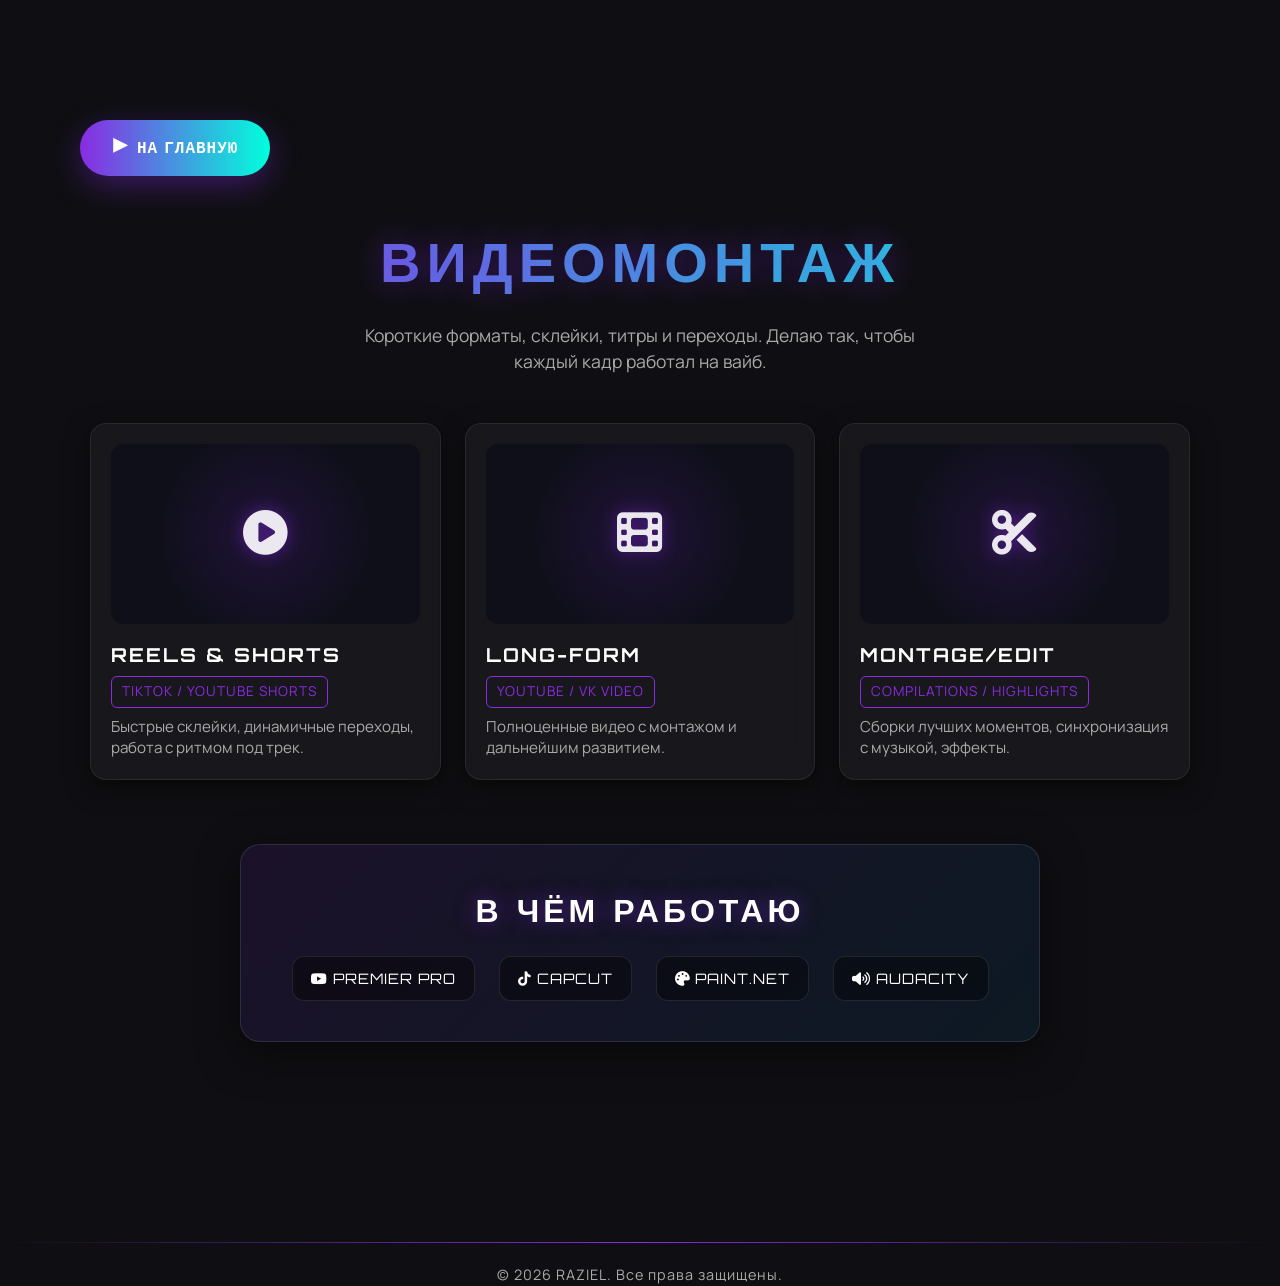
<file: video.html>
<!DOCTYPE html>
<html lang="ru">
  <head>
    <meta charset="UTF-8" />
    <meta name="viewport" content="width=device-width, initial-scale=1.0" />
    <title>Видеомонтаж | RAZIEL</title>
    
    <link rel="stylesheet" href="css/style.css" />
    
    <link rel="preconnect" href="https://fonts.googleapis.com" />
    <link rel="preconnect" href="https://fonts.gstatic.com" crossorigin />
    <link href="https://fonts.googleapis.com/css2?family=Manrope:wght@400;600&family=Orbitron:wght@400;700;900&display=swap" rel="stylesheet" />
    
    <link rel="stylesheet" href="https://cdnjs.cloudflare.com/ajax/libs/font-awesome/6.4.0/css/all.min.css" />

    <style>
      :root {
        --primary-purple: #8a2be3;
        --accent-cyan: #00ffdc;
        --text-gray: #aaa;
        --card-bg: rgba(255, 255, 255, 0.04);
        --gradient-main: linear-gradient(to right, var(--primary-purple), var(--accent-cyan));
      }

      .video-page-wrapper {
        max-width: 1200px;
        margin: 0 auto;
        padding: 80px 20px;
        min-height: 100vh;
        display: flex;
        flex-direction: column;
        align-items: center;
        position: relative;
        z-index: 2;
      }

      .back-btn-wrapper {
        align-self: flex-start;
        margin-bottom: 40px;
      }

      .back-btn {
        display: flex;
        align-items: center;
        justify-content: center;
        padding: 14px 32px;
        background: var(--gradient-main);
        color: #fff;
        text-decoration: none;
        border-radius: 50px;
        font-family: 'Orbitron', monospace;
        font-weight: 700;
        text-transform: uppercase;
        letter-spacing: 1px;
        box-shadow: 0 10px 30px rgba(138, 43, 239, 0.35);
        transition: all 0.3s cubic-bezier(0.25, 1, 0.5, 1);
        position: relative;
        overflow: hidden;
        border: none;
        cursor: pointer;
      }

      .back-btn:hover {
        transform: translateY(-4px) scale(1.02);
        box-shadow: 0 16px 40px rgba(138, 43, 239, 0.55);
      }

      .back-icon {
        margin-right: 10px;
        font-size: 1.1rem;
        transform: rotate(180deg);
      }

      h1.video-title {
        font-family: 'Orbitron', sans-serif;
        font-size: 3.5rem;
        text-transform: uppercase;
        letter-spacing: 6px;
        margin-bottom: 16px;
        background: var(--gradient-main);
        -webkit-background-clip: text;
        -webkit-text-fill-color: transparent;
        text-fill-color: transparent;
        text-shadow: 0 0 30px rgba(138, 43, 239, 0.4);
        width: 100%;
        text-align: center;
      }

      .video-subtitle {
        color: var(--text-gray);
        font-family: 'Manrope', sans-serif;
        font-size: 1.1rem;
        max-width: 600px;
        text-align: center;
        line-height: 1.5;
      }

      .reels-grid {
        display: grid;
        grid-template-columns: repeat(auto-fit, minmax(300px, 1fr));
        gap: 24px;
        width: 100%;
        max-width: 1100px;
        margin-top: 48px;
      }

      .reel-card {
        padding: 20px;
        border-radius: 16px;
        background: var(--card-bg);
        backdrop-filter: blur(12px);
        border: 1px solid rgba(255, 255, 255, 0.08);
        box-shadow: 0 8px 24px rgba(0, 0, 0, 0.5);
        display: flex;
        flex-direction: column;
        transition: transform 0.3s ease, box-shadow 0.3s ease;
        position: relative;
        overflow: hidden;
      }

      .reel-card:hover {
        transform: translateY(-6px);
        box-shadow: 0 16px 36px rgba(138, 43, 239, 0.2);
      }

      .reel-cover {
        width: 100%;
        height: 180px;
        background: #0f0f1a;
        border-radius: 12px;
        display: flex;
        align-items: center;
        justify-content: center;
        margin-bottom: 16px;
        position: relative;
        overflow: hidden;
      }

      .reel-cover::before {
        content: '';
        position: absolute;
        top: 0; left: 0; right: 0; bottom: 0;
        background: radial-gradient(circle at 50% 50%, rgba(138, 43, 239, 0.15) 0%, transparent 60%);
        pointer-events: none;
      }

      .reel-icon {
        font-size: 2.8rem;
        color: rgba(255, 255, 255, 0.9);
        filter: drop-shadow(0 0 8px rgba(138, 43, 239, 0.5));
      }

      .reel-info h3 {
        font-family: 'Orbitron', sans-serif;
        font-size: 1.2rem;
        font-weight: 700;
        text-transform: uppercase;
        letter-spacing: 2px;
        color: #fff;
        margin: 0 0 6px 0;
      }

      .reel-info .format-tag {
        font-family: 'Manrope', sans-serif;
        font-size: 0.85rem;
        color: var(--primary-purple);
        text-transform: uppercase;
        letter-spacing: 1px;
        margin-bottom: 8px;
        display: inline-block;
        padding: 4px 10px;
        border: 1px solid var(--primary-purple);
        border-radius: 6px;
      }

      .reel-info p {
        color: var(--text-gray);
        font-family: 'Manrope', sans-serif;
        font-size: 0.95rem;
        line-height: 1.4;
        margin: 0;
      }

      .tools-block {
        margin-top: 64px;
        width: 100%;
        max-width: 800px;
        padding: 40px;
        border-radius: 20px;
        background: linear-gradient(135deg, rgba(138, 43, 239, 0.1), rgba(0, 119, 182, 0.1));
        border: 1px solid rgba(255, 255, 255, 0.1);
        box-shadow: 0 12px 40px rgba(0, 0, 0, 0.5);
        text-align: center;
        position: relative;
        overflow: hidden;
      }

      .tools-block h2 {
        font-family: 'Orbitron', sans-serif;
        font-size: 2rem;
        text-transform: uppercase;
        letter-spacing: 4px;
        margin: 0 0 20px 0;
        color: #fff;
        text-shadow: 0 0 20px rgba(138, 43, 239, 0.5);
      }

      .tools-list {
        display: flex;
        justify-content: center;
        gap: 24px;
        flex-wrap: wrap;
      }

      .tool-badge {
        background: rgba(0, 0, 0, 0.4);
        padding: 10px 18px;
        border-radius: 12px;
        font-family: 'Orbitron', sans-serif;
        font-size: 0.9rem;
        text-transform: uppercase;
        letter-spacing: 1px;
        color: #fff;
        border: 1px solid rgba(255, 255, 255, 0.1);
      }

      @media (max-width: 768px) {
        .reels-grid { grid-template-columns: 1fr; }
        .video-title { font-size: 2.5rem; }
      }
    </style>
  </head>
  <body>
    <!-- Фоновые формулы -->
    <div class="math-bg">
      <div class="math-formula">∫ f(x) dx = F(x) + C</div>
      <div class="math-formula">∇ ⋅ E = ρ / ε₀</div>
      <div class="math-formula">e^(iπ) + 1 = 0</div>
      <div class="math-formula">∑ n² = n(n+1)(2n+1)/6</div>
      <div class="math-formula">∂u/∂t = α ∇²u</div>
    </div>

    <main class="container">
      <div class="video-page-wrapper">
        <!-- Кнопка НАЗАД -->
        <div class="back-btn-wrapper">
          <a href="index.html" class="back-btn">
            <span class="back-icon">◀</span> На главную
          </a>
        </div>

        <h1 class="video-title">Видеомонтаж</h1>
        <p class="video-subtitle">Короткие форматы, склейки, титры и переходы. Делаю так, чтобы каждый кадр работал на вайб.</p>

        <!-- Сетка работ -->
        <section class="reels-grid">
          <!-- Reels/Shorts -->
          <article class="reel-card">
            <div class="reel-cover">
              <i class="fas fa-play-circle reel-icon"></i>
            </div>
            <div class="reel-info">
              <h3>Reels & Shorts</h3>
              <span class="format-tag">TikTok / YouTube Shorts</span>
              <p>Быстрые склейки, динамичные переходы, работа с ритмом под трек.</p>
            </div>
          </article>

          <!-- Long-form -->
          <article class="reel-card">
            <div class="reel-cover">
              <i class="fas fa-film reel-icon"></i>
            </div>
            <div class="reel-info">
              <h3>Long-form</h3>
              <span class="format-tag">YouTube / VK Video</span>
              <p>Полноценные видео с монтажом и дальнейшим развитием.</p>
            </div>
          </article>

          <!-- Montage/Edit -->
          <article class="reel-card">
            <div class="reel-cover">
              <i class="fas fa-cut reel-icon"></i>
            </div>
            <div class="reel-info">
              <h3>Montage/Edit</h3>
              <span class="format-tag">Compilations / Highlights</span>
              <p>Сборки лучших моментов, синхронизация с музыкой, эффекты.</p>
            </div>
          </article>
        </section>

        <!-- Блок с инструментами -->
        <section class="tools-block">
          <h2>В чём работаю</h2>
          <div class="tools-list">
            <span class="tool-badge"><i class="fab fa-youtube"></i> Premier Pro</span>
            <span class="tool-badge"><i class="fab fa-tiktok"></i> CapCut</span>
            <span class="tool-badge"><i class="fas fa-palette"></i> Paint.net</span>
            <span class="tool-badge"><i class="fas fa-volume-up"></i> Audacity</span>
          </div>
        </section>
      </div>
    </main>

    <footer>
      <div class="footer-line"></div>
      <p>&copy; 2026 RAZIEL. Все права защищены.</p>
    </footer>
  </body>
</html>
</file>
<file: css/style.css>
:root {
  --primary-purple: #8A2BEF;
  --secondary-blue: #0077B6;
  --accent-red: #FF4B4B;
  --bg-dark: #0f0f13;
  --card-bg: rgba(255, 255, 255, 0.05);
  --text-white: #ffffff;
  --text-gray: #aaaaaa;
  --gradient-main: linear-gradient(135deg, var(--primary-purple), var(--secondary-blue), var(--accent-red));
  --glow-purple: rgba(138, 43, 239, 0.4);
}

* {
  margin: 0;
  padding: 0;
  box-sizing: border-box;
}
:root {
  --primary-purple: #8a2be3;
  --accent-cyan: #00ffdc;
  --text-gray: #aaa;
  --card-bg: rgba(255, 255, 255, 0.04);
  --gradient-main: linear-gradient(to right, var(--primary-purple), var(--accent-cyan));
}

body {
  background-color: var(--bg-dark);
  color: var(--text-white);
  font-family: 'Manrope', sans-serif;
  line-height: 1.6;
  overflow-x: hidden;
  position: relative;
}

/* --- МАТЕМАТИЧЕСКИЙ ФОН --- */
.math-bg {
  position: fixed;
  top: 0;
  left: 0;
  width: 100%;
  height: 100%;
  pointer-events: none;
  z-index: 0;
  overflow: hidden;
}

.math-formula {
  position: absolute;
  color: rgba(255, 255, 255, 0.15);
  font-family: 'Orbitron', monospace;
  font-size: 3rem;
  font-weight: 400;
  white-space: nowrap;
  filter: blur(4.5px);
  text-shadow: 
    0 0 15px rgba(138, 43, 239, 0.3), 
    0 0 30px rgba(0, 119, 182, 0.2);
  animation: floatUp linear infinite;
  transform-origin: center;
}

.math-formula:nth-child(1) { top: 110vh; left: 5%; animation-duration: 18s; }
.math-formula:nth-child(2) { top: 130vh; left: 45%; animation-duration: 24s; }
.math-formula:nth-child(3) { top: 120vh; left: 80%; animation-duration: 20s; }
.math-formula:nth-child(4) { top: 140vh; left: 25%; animation-duration: 26s; }
.math-formula:nth-child(5) { top: 115vh; left: 65%; animation-duration: 19s; }

@keyframes floatUp {
  0% { 
    transform: translateY(0) rotate(var(--rot, 0deg)); 
    opacity: 0.6; 
  }
  100% { 
    transform: translateY(-130vh) rotate(calc(var(--rot, 0deg) + 5deg));
    opacity: 1; 
  }
}

.container {
  position: relative;
  z-index: 1;
  max-width: 1200px;
  margin: 0 auto;
  padding: 40px 20px;
}

/* --- Hero Section --- */
.hero {
  text-align: center;
  padding: 60px 0;
  z-index: 2;
}

.raziel-title {
  font-family: 'Orbitron', sans-serif;
  font-size: 5rem;
  font-weight: 700;
  letter-spacing: -3px;
  background: var(--gradient-main);
  -webkit-background-clip: text;
  -webkit-text-fill-color: transparent;
  text-fill-color: transparent;
  margin-bottom: 12px;
  text-shadow: 0 0 30px rgba(138, 43, 239, 0.3);
  animation: pulseText 3s infinite alternate;
}

.tagline {
  color: var(--text-gray);
  font-size: 1.1rem;
  margin-bottom: 24px;
  letter-spacing: 2px;
  text-transform: uppercase;
}

/* --- БЕГУЩАЯ СТРОКА --- */
.roles-marquee-wrapper {
  overflow: hidden;
  padding: 10px 0;
  background: rgba(0, 0, 0, 0.5);
  border-radius: 50px;
  border: 1px solid rgba(255, 255, 255, 0.15);
  backdrop-filter: blur(6px);
  position: relative;
  width: 100%;
  box-sizing: border-box;
  z-index: 2;
}

.roles-marquee-wrapper::before,
.roles-marquee-wrapper::after {
  content: "";
  position: absolute;
  top: 0;
  height: 100%;
  width: 80px;
  pointer-events: none;
  z-index: 2;
}

.roles-marquee-wrapper::before {
  left: 0;
  background: linear-gradient(to right, var(--bg-dark), transparent);
}

.roles-marquee-wrapper::after {
  right: 0;
  background: linear-gradient(to left, var(--bg-dark), transparent);
}

.roles-marquee {
  display: flex;
  white-space: nowrap;
  will-change: transform, opacity;
  animation: marqueeComplex 12s linear infinite; 
}

.roles-content {
  display: inline-block;
  background: linear-gradient(90deg, #4facfe 0%, #8a2bef 100%);
  -webkit-background-clip: text;
  -webkit-text-fill-color: transparent;
  font-size: 1rem;
  letter-spacing: 3px;
  text-transform: uppercase;
  font-weight: 800;
  margin-right: 24px;
  flex-shrink: 0;
  font-family: 'Orbitron', monospace;
  filter: blur(0.5px); 
  text-shadow: 0 0 8px rgba(79, 172, 254, 0.6), 0 0 20px rgba(138, 43, 239, 0.4);
}

@keyframes marqueeComplex {
  0% { transform: translateX(0); opacity: 0; }
  8.3% { transform: translateX(0); opacity: 1; }
  91.7% { transform: translateX(-50%); opacity: 1; }
  100% { transform: translateX(-50%); opacity: 0; }
}

/* --- СЕТКА: 2 В РЯД (ПРОЕКТЫ + НАВЫКИ) --- */
/* ИЗМЕНЕНИЕ: Уменьшили margin-top, чтобы поднять блок ближе к бегущей строке */
.two-col-grid {
  display: grid;
  grid-template-columns: 1fr 1fr;
  gap: 30px;
  max-width: 1200px;
  margin: 30px auto 0; /* Было 60px, стало 30px */
  padding: 0 20px;
}

.two-col-grid .block {
  padding: 48px;
  border-radius: 16px;
  background: var(--card-bg);
  backdrop-filter: blur(12px);
  border: 1px solid rgba(255, 255, 255, 0.08);
  box-shadow: 0 12px 40px rgba(0, 0, 0, 0.6);
  display: flex;
  flex-direction: column;
  justify-content: center;
  transition: transform 0.3s ease, box-shadow 0.3s ease;
}

.two-col-grid .block:hover {
  transform: translateY(-6px);
  box-shadow: 0 20px 50px rgba(138, 43, 239, 0.25);
}

.two-col-grid h2 {
  font-family: 'Orbitron', sans-serif;
  font-size: 1.8rem;
  text-transform: uppercase;
  letter-spacing: 3px;
  color: var(--primary-purple);
  margin-bottom: 12px;
}

.two-col-grid p {
  color: var(--text-gray);
  line-height: 1.5;
}

/* --- МУЗЫКАЛЬНЫЙ БЛОК: ОТДЕЛЬНЫЙ, ВЫСОКИЙ, ТЕХНО --- */
/* ИЗМЕНЕНИЕ: Увеличили margin-top, чтобы опустить блок ниже */
.music-full-width {
  margin-top: 100px; /* Добавлено: опускаем блок */
  padding: 120px 20px;
  text-align: center;
  background: linear-gradient(
    135deg,
    rgba(138, 43, 239, 0.12),
    rgba(0, 119, 182, 0.1),
    rgba(255, 75, 75, 0.08)
  );
  border: 1px solid rgba(255, 255, 255, 0.06);
  position: relative;
  overflow: hidden;
  z-index: 3;
}

/* Техно‑сетка поверх блока */
.music-full-width::before {
  content: '';
  position: absolute;
  inset: 0;
  background-image:
    linear-gradient(rgba(255,255,255,0.03) 1px, transparent 1px),
    linear-gradient(90deg, rgba(255,255,255,0.03) 1px, transparent 1px);
  background-size: 48px 48px;
  z-index: 1;
  pointer-events: none;
}

.music-content h2 {
  font-family: 'Orbitron', sans-serif;
  font-size: 3rem;
  text-transform: uppercase;
  letter-spacing: 6px;
  color: #fff;
  margin-bottom: 28px;
  position: relative;
  z-index: 2;
  text-shadow: 0 0 20px rgba(138, 43, 239, 0.4);
}

.music-content p {
  font-family: 'Manrope', sans-serif;
  font-size: 1.3rem;
  color: rgba(255, 255, 255, 0.85);
  max-width: 640px;
  margin: 0 auto 48px;
  position: relative;
  z-index: 2;
  line-height: 1.4;
}

/* --- СТИЛИ КНОПОК --- */
/* Добавлено: базовый стиль для класса .btn, чтобы он не конфликтовал */
.btn {
  text-decoration: none;
  display: inline-block;
  font-weight: 700;
  font-family: 'Orbitron', sans-serif;
  text-transform: uppercase;
  letter-spacing: 1px;
  transition: all 0.3s cubic-bezier(0.25, 1, 0.5, 1);
  position: relative;
  z-index: 2;
}

.music-btn {
  background: var(--gradient-main);
  color: #fff;
  padding: 18px 52px;
  border-radius: 50px;
  box-shadow: 0 10px 30px rgba(138, 43, 239, 0.35);
}

.music-btn:hover {
  transform: translateY(-5px) scale(1.04);
  box-shadow: 0 16px 40px rgba(138, 43, 239, 0.55);
  filter: brightness(1.1);
}

/* --- КОНТАКТЫ (ИКОНКИ) --- */
.contacts {
  max-width: 1200px;
  margin: 80px auto;
  padding: 0 20px;
}

.contacts h2 {
  text-align: center;
  font-family: 'Orbitron', sans-serif;
  font-size: 2rem;
  text-transform: uppercase;
  letter-spacing: 4px;
  color: #fff;
  margin-bottom: 36px;
  text-shadow: 0 0 20px rgba(138, 43, 239, 0.3);
}

.social-icons {
  display: flex;
  justify-content: center;
  gap: 24px;
  flex-wrap: wrap;
}

.icon-btn {
  width: 64px;
  height: 64px;
  border-radius: 50%;
  background: rgba(255, 255, 255, 0.03);
  border: 1px solid rgba(255, 255, 255, 0.1);
  color: var(--text-white);
  display: flex;
  align-items: center;
  justify-content: center;
  text-decoration: none;
  font-size: 1.4rem;
  transition: all 0.3s cubic-bezier(0.25, 1, 0.5, 1);
  position: relative;
  overflow: hidden;
  isolation: isolate;
  z-index: 1;
}

.icon-btn::before {
  content: "";
  position: absolute;
  inset: 0;
  border-radius: 50%;
  background: var(--gradient-main);
  opacity: 0;
  transform: scale(0.8);
  transition: opacity 0.3s, transform 0.3s;
  z-index: -1;
  filter: blur(10px);
}

.icon-btn i {
  position: relative;
  z-index: 1;
  transition: transform 0.3s;
}

.icon-btn:hover {
  transform: translateY(-6px) scale(1.08);
  border-color: rgba(255, 255, 255, 0.3);
  box-shadow: 0 0 30px var(--glow-purple);
}

.icon-btn:hover::before {
  opacity: 0.3;
  transform: scale(1);
}

.icon-btn:hover i {
  transform: scale(1.1);
}

.icon-btn.tg:hover { box-shadow: 0 0 30px rgba(0, 139, 139, 0.5); }
.icon-btn.tt:hover { box-shadow: 0 0 30px rgba(29, 202, 255, 0.5); }
.icon-btn.yt:hover { box-shadow: 0 0 30px rgba(255, 0, 0, 0.5); }
.icon-btn.tw:hover { box-shadow: 0 0 30px rgba(100, 65, 165, 0.5); }
.icon-btn.ds:hover { box-shadow: 0 0 30px rgba(72, 85, 238, 0.5); }

.social-hint {
  text-align: center;
  color: var(--text-gray);
  font-family: 'Manrope', sans-serif;
  font-size: 0.95rem;
  margin-top: 24px;
  letter-spacing: 1px;
}

/* --- Footer --- */
footer {
  margin-top: 80px;
  text-align: center;
  position: relative;
}

.footer-line {
  width: 100%;
  height: 1px;
  background: linear-gradient(90deg, transparent, var(--primary-purple), transparent);
  margin: 0 auto 20px auto;
}

footer p {
  color: var(--text-gray);
  font-family: 'Manrope', sans-serif;
  font-size: 0.9rem;
  letter-spacing: 1px;
}

/* --- Animations --- */
@keyframes fadeInUp {
  to {
    opacity: 1;
    transform: translateY(0);
  }
}

@keyframes pulseText {
  from {
    text-shadow: 0 0 20px rgba(138, 43, 239, 0.2);
  }
  to {
    text-shadow: 0 0 40px rgba(138, 43, 239, 0.4), 0 0 20px rgba(0, 119, 182, 0.3);
  }
}

/* --- Responsive --- */
@media (max-width: 768px) {
  .raziel-title {
    font-size: 3.2rem;
  }

  .roles-content {
    font-size: 0.85rem;
    letter-spacing: 2px;
  }

  .roles-marquee {
    animation-duration: 14s;
  }

  .roles-marquee-wrapper::before,
  .roles-marquee-wrapper::after {
    width: 40px;
  }

  /* Адаптив для сетки и музыки */
  .two-col-grid {
    grid-template-columns: 1fr;
    gap: 20px;
    margin-top: 30px; /* На мобильных тоже чуть поднимаем */
  }

  .two-col-grid .block {
    padding: 36px;
  }

  .music-content h2 {
    font-size: 2.2rem;
    letter-spacing: 4px;
  }

  .music-content p {
    font-size: 1.1rem;
    max-width: 90%;
  }

  .music-full-width {
    padding: 80px 20px;
    margin-top: 60px; /* На мобильных отступ чуть меньше */
  }

    .contacts {
    margin: 60px auto;
  }

  .contacts h2 {
    font-size: 1.6rem;
    letter-spacing: 3px;
  }

  .social-icons {
    gap: 16px;
  }

  .icon-btn {
    width: 56px;
    height: 56px;
    font-size: 1.2rem;
  }
}
.works-grid {
  padding: 80px 20px;
  max-width: 1200px;
  margin: 0 auto;
}

.section-title-small {
  font-family: 'Orbitron', sans-serif;
  font-size: 2rem;
  text-transform: uppercase;
  letter-spacing: 4px;
  color: #fff;
  margin-bottom: 40px;
  text-align: center;
  background: var(--gradient-main, linear-gradient(to right, #8a2be3, #00ffdc));
  -webkit-background-clip: text;
  -webkit-text-fill-color: transparent;
}

.grid-3 {
  display: grid;
  grid-template-columns: repeat(auto-fit, minmax(280px, 1fr));
  gap: 24px;
}

.work-card {
  background: rgba(255, 255, 255, 0.03);
  border: 1px solid rgba(255, 255, 255, 0.06);
  padding: 20px;
  border-radius: 16px;
  display: flex;
  flex-direction: column;
  transition: all 0.3s ease;
  position: relative;
  overflow: hidden;
}

.work-card:hover {
  transform: translateY(-6px);
  box-shadow: 0 12px 36px rgba(138, 43, 239, 0.25);
  border-color: rgba(138, 43, 239, 0.4);
}

.work-cover {
  width: 100%;
  height: 140px;
  display: flex;
  align-items: center;
  justify-content: center;
  border-radius: 12px;
  margin-bottom: 18px;
  position: relative;
  overflow: hidden;
}

.work-cover::before {
  content: '';
  position: absolute;
  top: 0; left: 0; right: 0; bottom: 0;
  background: radial-gradient(circle at 50% 50%, rgba(138, 43, 239, 0.15) 0%, transparent 60%);
  pointer-events: none;
}

.work-icon {
  font-size: 2.2rem;
  color: rgba(255, 255, 255, 0.9);
  filter: drop-shadow(0 0 8px rgba(138, 43, 239, 0.5));
}

.work-card h3 {
  font-family: 'Orbitron', sans-serif;
  font-size: 1.3rem;
  text-transform: uppercase;
  letter-spacing: 2px;
  margin: 0 0 8px 0;
  color: #fff;
}

.work-card p {
  color: var(--text-gray, #aaa);
  font-family: 'Manrope', sans-serif;
  font-size: 0.95rem;
  line-height: 1.4;
  margin: 0 0 20px 0;
  flex-grow: 1;
}

.btn-work {
  display: inline-block;
  padding: 12px 24px;
  background: transparent;
  border: 1px solid rgba(255, 255, 255, 0.2);
  color: #fff;
  text-decoration: none;
  border-radius: 999px;
  font-family: 'Orbitron', monospace;
  font-weight: 700;
  text-transform: uppercase;
  letter-spacing: 1px;
  transition: all 0.3s;
}

.btn-work:hover {
  border-color: #8a2be3;
  background: #8a2be3;
  box-shadow: 0 0 20px rgba(138, 43, 239, 0.45);
}

/* --- Footer --- */
footer {
  margin-top: 80px;
  text-align: center;
  position: relative;
}

.footer-line {
  width: 100%;
  height: 1px;
  background: linear-gradient(90deg, transparent, var(--primary-purple), transparent);
  margin: 0 auto 20px auto;
}

footer p {
  color: var(--text-gray);
  font-family: 'Manrope', sans-serif;
  font-size: 0.9rem;
  letter-spacing: 1px;
}

/* --- Animations --- */
@keyframes fadeInUp {
  to {
    opacity: 1;
    transform: translateY(0);
  }
}

@keyframes pulseText {
  from {
    text-shadow: 0 0 20px rgba(138, 43, 239, 0.2);
  }
  to {
    text-shadow: 0 0 40px rgba(138, 43, 239, 0.4), 0 0 20px rgba(0, 119, 182, 0.3);
  }
}
.main-nav {
  display: flex;
  justify-content: center;
  padding: 16px 0;
  border-top: 1px solid rgba(255, 255, 255, 0.06);
  border-bottom: 1px solid rgba(255, 255, 255, 0.06);
  background: rgba(15, 15, 19, 0.6); /* чуть затемнённый фон под твой --bg-dark */
  backdrop-filter: blur(8px);
  position: relative;
  z-index: 10;
}

.nav-link {
  color: rgba(255, 255, 255, 0.45);
  text-decoration: none;
  font-family: 'Orbitron', monospace;
  font-size: 0.95rem;
  font-weight: 400;
  letter-spacing: 2px;
  text-transform: uppercase;
  margin: 0 14px;
  position: relative;
  transition: color 0.3s ease, transform 0.2s ease;
  overflow: hidden;
}

/* Тонкая линия под ссылкой при наведении */
.nav-link::after {
  content: '';
  position: absolute;
  bottom: 4px;
  left: 0;
  width: 0%;
  height: 1px;
  background: var(--primary-purple);
  transition: width 0.3s cubic-bezier(0.25, 1, 0.5, 1);
  box-shadow: 0 0 8px rgba(138, 43, 239, 0.6);
}

.nav-link:hover,
.nav-link.active {
  color: #fff;
  transform: translateY(-2px);
}

.nav-link:hover::after,
.nav-link.active::after {
  width: 100%;
}

/* Акцент на активной ссылке — более сильное свечение */
.nav-link.active::after {
  box-shadow: 0 0 16px rgba(138, 43, 239, 0.8);
}

@media (max-width: 768px) {
  .main-nav {
    padding: 12px 0;
    border: none; /* на мобильных убираем рамки, чтобы не перегружать */
  }
  .nav-link {
    margin: 0 10px;
    font-size: 0.85rem;
  }
}
</file>
